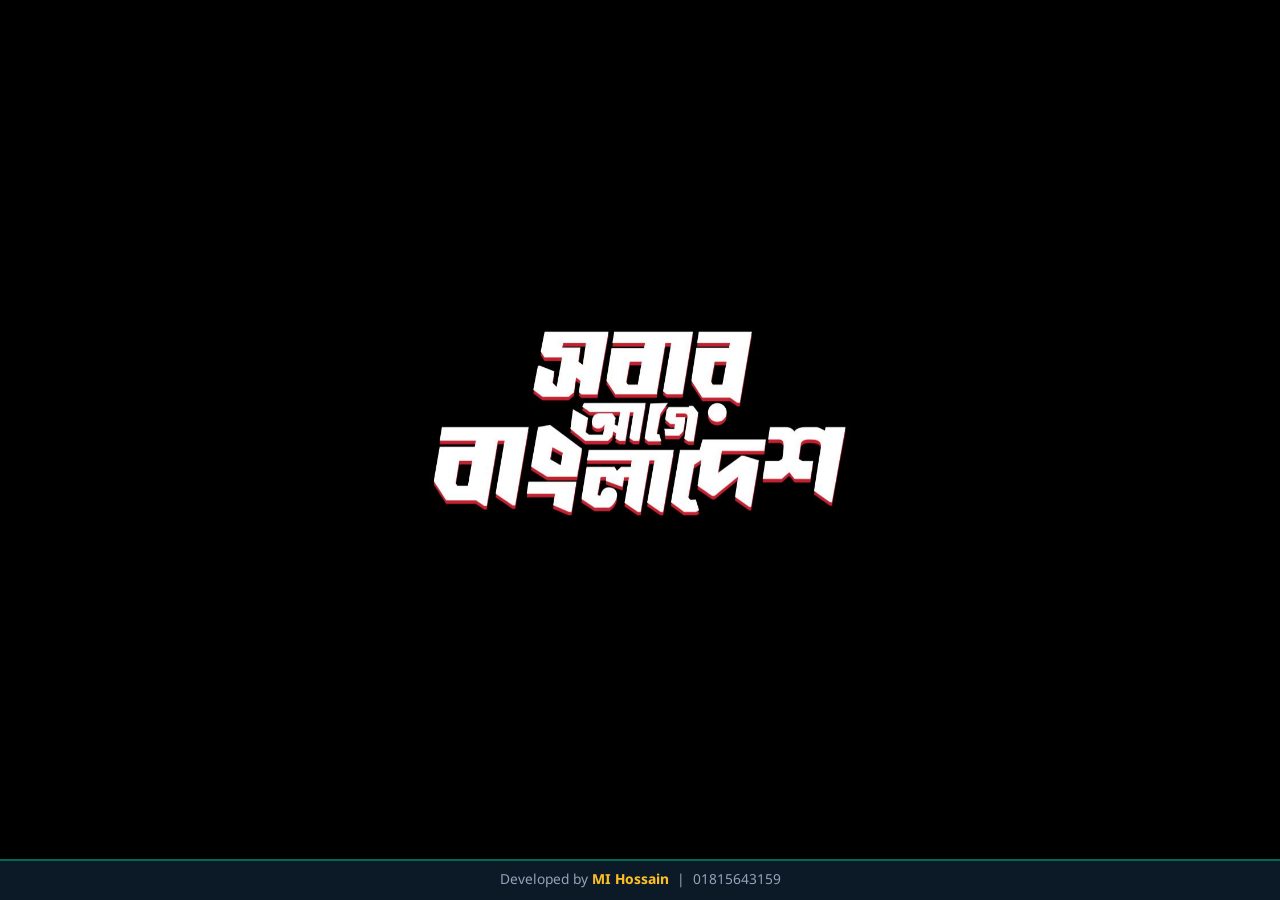
<file: 9thpayscale.html>
<!DOCTYPE html>
<html lang="bn">
<head>
<!-- Google tag (gtag.js) -->
<script async src="https://www.googletagmanager.com/gtag/js?id=G-7TNS7PLKEM"></script>
<script>
  window.dataLayer = window.dataLayer || [];
  function gtag(){dataLayer.push(arguments);}
  gtag('js', new Date());
  gtag('config', 'G-7TNS7PLKEM');
</script>
<script>try{if(sessionStorage.getItem('splashSeen')==='1')document.documentElement.className='skip'}catch(e){}</script>

<meta charset="UTF-8">
<meta name="viewport" content="width=device-width, initial-scale=1.0, maximum-scale=1.0, user-scalable=no">
<title>নবম পে-স্কেল ২০২৬ ক্যালকুলেটর – চ.বি.</title>
<style>
  @import url('https://fonts.googleapis.com/css2?family=Noto+Sans+Bengali:wght@400;500;600;700&display=swap');
  :root {
    --bnp-red: #c8102e;
    --bnp-green: #006a4e;
    --bnp-dark: #0d1b2a;
    --bnp-light: #f8fafc;
  }
  *{box-sizing:border-box;margin:0;padding:0}
  body{font-family:'Noto Sans Bengali',sans-serif;background:linear-gradient(180deg,#0d1b2a 0%,#1a2f1a 40%,#0d1b2a 100%);color:#e2e8f0;min-height:100vh;overflow-x:hidden;padding-bottom:54px}
  .dev-bar{position:fixed;bottom:0;left:0;right:0;background:rgba(13,27,42,.97);border-top:2px solid var(--bnp-green);padding:10px 12px;text-align:center;font-size:.86rem;color:#94a3b8;z-index:9999;backdrop-filter:blur(10px)}
  .dev-bar strong{color:#fbbf24}
  .splash{position:fixed;inset:0;display:flex;flex-direction:column;justify-content:center;align-items:center;text-align:center;padding:16px 14px 70px;z-index:1000;transition:opacity .55s ease,visibility .55s ease}
  .splash.hide{opacity:0;visibility:hidden;pointer-events:none}
  #splash1{background:#000}
  #splash1 img{max-width:92%;width:420px;height:auto;animation:fadeZoom 1.2s ease-out}
  @keyframes fadeZoom{0%{opacity:0;transform:scale(.75)}100%{opacity:1;transform:scale(1)}}
  #splash2{background:linear-gradient(165deg,#0d1b2a 0%,#1a3a2a 35%,#c8102e22 70%,#0d1b2a 100%);justify-content:flex-start;padding-top:14px}
  #splash2 .ad-box{background:rgba(13,27,42,.95);border:2px solid var(--bnp-green);border-radius:16px;padding:14px 12px 16px;max-width:380px;width:100%;box-shadow:0 12px 40px rgba(0,0,0,.55);display:flex;flex-direction:column;align-items:center}
  #splash2 .org-title{font-size:1.18rem;font-weight:700;color:#fde68a;line-height:1.35;margin-bottom:6px;text-shadow:0 1px 4px rgba(0,0,0,.5)}
  #splash2 .flag{width:100%;max-width:300px;height:auto;margin:2px 0 8px;border-radius:6px;display:block;border:1px solid #334155}
  #splash2 .photo{width:120px;height:140px;object-fit:cover;object-position:center 15%;border-radius:8px;border:3px solid var(--bnp-green);margin:6px 0 6px;display:block;background:#1e293b}
  #splash2 .name{font-size:1.12rem;font-weight:700;color:#f1f5f9}
  #splash2 .phone{font-size:1.1rem;font-weight:700;color:#4ade80;margin:3px 0}
  #splash2 .candidate{margin-top:8px;padding:8px 10px;background:linear-gradient(90deg,var(--bnp-green),#0d4a3a);border-radius:8px;border:1px solid #22c55e;font-size:.9rem;font-weight:600;color:#fef9c3;line-height:1.4;text-align:center}
  #splash2 p{font-size:.88rem;line-height:1.35;color:#cbd5e1}
  #splash2 .continue-btn{margin-top:12px;padding:12px 22px;background:linear-gradient(90deg,var(--bnp-red),#9f1239);border:none;border-radius:10px;color:#fff;font-size:1.02rem;font-weight:600;cursor:pointer;width:100%}
  #mainApp{display:none;max-width:920px;margin:0 auto;padding:12px}
  #mainApp.show{display:block}
  .container{background:#1e293b;border-radius:14px;box-shadow:0 16px 40px rgba(0,0,0,.45);overflow:hidden;border:1px solid #334155}
  .header{background:linear-gradient(90deg,var(--bnp-green),#0d4a3a 50%,var(--bnp-red));padding:14px 12px;text-align:center}
  .header h1{font-size:1.16rem;font-weight:700;line-height:1.35;color:#fff}
  .header p{opacity:.95;margin-top:3px;font-size:.8rem;color:#fef9c3}
  .content{padding:12px}
  .form-group{margin-bottom:10px}
  label{display:block;margin-bottom:3px;font-weight:600;color:#94a3b8;font-size:.84rem}
  select,input[type=number]{width:100%;padding:9px 10px;border:2px solid #334155;border-radius:8px;background:#0f172a;color:#f1f5f9;font-size:.94rem;font-family:inherit}
  select:focus,input:focus{outline:none;border-color:var(--bnp-green)}
  .row2{display:grid;grid-template-columns:1fr 1fr;gap:8px}
  .btn{width:100%;padding:12px;background:linear-gradient(90deg,var(--bnp-green),#15803d);border:none;border-radius:10px;color:#fff;font-size:1.05rem;font-weight:700;cursor:pointer;margin-top:6px}
  .btn-print{background:linear-gradient(90deg,#475569,#334155);margin-top:8px}
  .result{margin-top:12px;display:none}
  .result.show{display:block}
  .card{background:#0f172a;border-radius:10px;padding:11px;margin-bottom:9px;border-left:4px solid var(--bnp-green)}
  .card.red{border-left-color:var(--bnp-red)}
  .card h3{color:#4ade80;margin-bottom:6px;font-size:.92rem}
  .card.red h3{color:#f87171}
  .row{display:flex;justify-content:space-between;padding:4px 0;border-bottom:1px solid #1e293b;font-size:.86rem}
  .row:last-child{border-bottom:none}
  .amount{font-weight:700;color:#4ade80}
  .amount.red{color:#f87171}
  .note{background:#1e3a5f;padding:9px;border-radius:8px;font-size:.78rem;line-height:1.45;margin-top:8px}
  .highlight{color:#fbbf24;font-weight:600}
  table{width:100%;border-collapse:collapse;margin-top:3px;font-size:.8rem}
  th,td{padding:5px 3px;text-align:left;border-bottom:1px solid #334155}
  th{color:#94a3b8}
  .small{font-size:.72rem;color:#94a3b8;margin-top:2px;display:block}
  .opt{background:#0f172a;border:1px dashed #475569;border-radius:10px;padding:10px;margin:8px 0}
  .opt h4{color:#94a3b8;font-size:.84rem;margin-bottom:6px}
  .chk{display:flex;align-items:center;gap:6px;margin:5px 0;font-size:.86rem;flex-wrap:wrap}
  .chk input[type=checkbox]{width:16px;height:16px;accent-color:var(--bnp-green)}
  .chk input[type=number],.chk select{width:70px;padding:3px 5px;font-size:.84rem}
  @media print {
    body{background:#fff;color:#000;padding:0}
    .dev-bar,.splash,#mainApp .header,.btn,.btn-print,.opt,select,input,.form-group label{display:none!important}
    #mainApp{display:block!important;padding:0}
    .container{box-shadow:none;border:none}
    .card{border:1px solid #ccc;page-break-inside:avoid}
    .amount{color:#006a4e!important}
    .result{display:block!important}
  }

  .warn{background:#3b2a12;border:1px solid #b45309;color:#fde68a;padding:8px 10px;border-radius:8px;font-size:.78rem;line-height:1.45;margin:6px 0}
  .info{background:#12324a;border:1px solid #1d4f7a;color:#bfdbfe;padding:8px 10px;border-radius:8px;font-size:.78rem;line-height:1.45;margin:6px 0}
  .opt h5{color:#4ade80;font-size:.82rem;margin:8px 0 4px}
  .chk select{width:auto;min-width:70px}
  .chk .lbl{flex:1 1 180px}
  .est{color:#fbbf24;font-size:.72rem}
  .skip .splash{display:none!important}
  .skip #mainApp{display:block!important}
  .ver{text-align:center;color:#94a3b8;font-size:.72rem;line-height:1.6;margin:14px 0 4px}
</style>
</head>
<body>
<div class="dev-bar">Developed by <strong>MI Hossain</strong> &nbsp;|&nbsp; 01815643159</div>

<div class="splash" id="splash1">
  <img src="[data-uri]" alt="সবার আগে বাংলাদেশ">
</div>

<div class="splash hide" id="splash2">
  <div class="ad-box">
    <div class="org-title">শহীদ জিয়া স্মৃতি সংসদ, চ.বি.</div>
    <img src="[data-uri]" alt="BNP" class="flag">
    <img src="[data-uri]" alt="MI Hossain" class="photo">
    <div class="name">MI Hossain</div>
    <p>নবম পে-স্কেল ২০২৬ ক্যালকুলেটর</p>
    <p class="phone">যোগাযোগ: 01815643159</p>
    <div class="candidate">প্রচার সম্পাদক পদপ্রার্থী<br>৪র্থ শ্রেণী কর্মচারী ইউনিয়ন<br>চট্টগ্রাম বিশ্ববিদ্যালয়</div>
    <button class="continue-btn" onclick="goToApp()">মূল অ্যাপে যান →</button>
  </div>
</div>

<div id="mainApp">
  <div class="container">
    <div class="header">
      <h1>নবম জাতীয় পে-স্কেল ২০২৬<br>ক্যালকুলেটর</h1>
      <p>চট্টগ্রাম বিশ্ববিদ্যালয় • চাকরি (বেতন ও ভাতাদি) আদেশ, ২০২৬ (এস.আর.ও. নং ৩৪৭-আইন/২০২৬)</p>
      <p style="opacity:.85;font-size:.75rem;margin-top:2px">সংস্করণ ১.১ • গেজেট: ১৭ সেপ্টেম্বর ২০২৬ • হালনাগাদ: ২১ সেপ্টেম্বর ২০২৬</p>
    </div>
    <div class="content">
      <div class="form-group">
        <label>আপনার গ্রেড</label>
        <select id="grade">
          <option value="1">১ম গ্রেড</option><option value="2">২য়</option><option value="3">৩য়</option>
          <option value="4">৪র্থ</option><option value="5">৫ম</option><option value="6">৬ষ্ঠ</option>
          <option value="7">৭ম</option><option value="8">৮ম</option><option value="9">৯ম</option>
          <option value="10">১০ম</option><option value="11">১১তম</option><option value="12">১২তম</option>
          <option value="13">১৩তম</option><option value="14">১৪তম</option><option value="15">১৫তম</option>
          <option value="16">১৬তম</option><option value="17">১৭তম</option><option value="18">১৮তম</option>
          <option value="19">১৯তম</option><option value="20" selected>২০তম গ্রেড</option>
        </select>
      </div>
      <div class="form-group">
        <label>কর্মস্থল / এলাকা (বাড়িভাড়া ভাতার জন্য)</label>
        <select id="area">
          <option value="dhaka">ঢাকা উত্তর/দক্ষিণ সিটি কর্পোরেশন এলাকা</option>
          <option value="ctg" selected>খুলনা, রাজশাহী, চট্টগ্রাম, সিলেট, বরিশাল, নারায়ণগঞ্জ, কুমিল্লা, রংপুর, গাজীপুর, ময়মনসিংহ, বগুড়া সিটি কর্পোরেশন এবং সাভার ও কক্সবাজার পৌর এলাকা</option>
          <option value="other">অন্যান্য স্থান</option>
        </select>
        <span class="small">চবি ক্যাম্পাস কোন গ্রুপে পড়বে তা গেজেটে স্পষ্ট নেই (অনুচ্ছেদ ১৫(৬)); হিসাব শাখা থেকে নিশ্চিত হয়ে নিন।</span>
      </div>

      <div class="form-group">
        <label>৩০ জুন ২০২৬ তারিখের বর্তমান ধাপ (২০১৫ স্কেল)</label>
        <select id="currentStep"></select>
      </div>
      <div class="form-group">
        <label>বর্তমান মূল বেতন (৩০ জুন ২০২৬) – টাকা</label>
        <input type="number" id="currentBasic" value="8250" min="0">
        <span class="small">পে-স্লিপের অঙ্ক। নতুন বেতন গেজেটের অনুচ্ছেদ ৫ ও ৯ অনুযায়ী স্বয়ংক্রিয়ভাবে নির্ধারিত হবে।</span>
      </div>
      <div class="chk" style="margin-top:0">
        <input type="checkbox" id="chkInc" checked>
        <span class="lbl">১ জুলাই ২০২৬-এর বার্ষিক ইনক্রিমেন্ট প্রযোজ্য (অনুচ্ছেদ ৯(২); নতুন যোগদানকারীর ক্ষেত্রে কোয়ালিফাইং চাকরি ন্যূনতম ৬ মাস হতে হবে)</span>
      </div>

      <div class="opt">
        <h4>আয়ের খাত</h4>
        <h5>ক) ৩০ জুন ২০২৬-এর ভাতা (৩১ ডিসেম্বর ২০২৭ পর্যন্ত এই অঙ্কেই থাকবে)</h5>
        <div class="form-group" style="margin:0 0 6px">
          <label>বাড়িভাড়া ভাতা (পে-স্লিপ থেকে)</label>
          <input type="number" id="hrOldInput" placeholder="ফাঁকা রাখলে ২০১৫ আদেশের হারে আনুমানিক হিসাব হবে" min="0">
        </div>
        <div class="chk"><span class="lbl">চিকিৎসা ভাতা (বর্তমান)</span> <input type="number" id="medOld" value="1500"></div>
        <div class="chk"><input type="checkbox" id="chkTiffin" checked><span class="lbl">টিফিন ভাতা (বর্তমান; ১১–২০ গ্রেড)</span> <input type="number" id="tiffinAmt" value="200"></div>
        <div class="chk"><input type="checkbox" id="chkTransport"><span class="lbl">যাতায়াত ভাতা (বর্তমান; ১১–২০ গ্রেড, কর্মস্থল সিটি কর্পোরেশন এলাকায় হলে)</span> <input type="number" id="transAmt" value="300"></div>
        <div class="chk"><input type="checkbox" id="chkWash" checked><span class="lbl">ধোলাই ভাতা (বর্তমান)</span> <input type="number" id="washAmt" value="100"></div>
        <div class="chk"><input type="checkbox" id="chkMobile"><span class="lbl">মোবাইল ভাতা (বর্তমান)</span> <input type="number" id="mobileAmt" value="0"></div>
        <h5>খ) সন্তান সংক্রান্ত ভাতা (অনুচ্ছেদ ১৮ ও ২৮)</h5>
        <div class="chk"><span class="lbl">শিক্ষা সহায়ক ভাতা – সন্তান সংখ্যা (৫০০ টাকা/সন্তান, সর্বোচ্চ ২)</span>
          <select id="eduKids"><option value="0">০</option><option value="1">১</option><option value="2">২</option></select></div>
        <div class="chk"><span class="lbl">বিশেষ চাহিদাসম্পন্ন (প্রতিবন্ধী) সন্তান (৩,০০০ টাকা/সন্তান, সর্বোচ্চ ২)</span>
          <select id="specialKids"><option value="0">০</option><option value="1">১</option><option value="2">২</option></select></div>
        <h5>গ) ১ জানুয়ারি ২০২৮ থেকে প্রযোজ্য ভাতা (গেজেটের হার স্বয়ংক্রিয়)</h5>
        <div class="chk"><span class="lbl">চিকিৎসা ভাতার বয়স (অনুচ্ছেদ ১৩)</span>
          <select id="ageBand"><option value="3000">৫০ বছর পর্যন্ত (৩,০০০)</option><option value="4000">৫০ বছরের বেশি, পিআরএল পর্যন্ত (৪,০০০)</option></select></div>
        <div class="chk"><input type="checkbox" id="chkGovQ"><span class="lbl">সরকারি/ভাড়াবিহীন বাসস্থানে থাকি (বাড়িভাড়া ভাতা নেই – অনুচ্ছেদ ১৫)</span></div>
        <span class="small">টিফিন ও যাতায়াত ভাতা শুধু ১১–২০ গ্রেডের জন্য; ঐ ভাতাগুলোর জন্য উপরের টিক চিহ্নই প্রযোজ্যতা ধরা হয়। মোবাইল ভাতা: ৫ম ও তদূর্ধ্ব ৫০০, ৬ষ্ঠ–২০তম ১৫০ টাকা।</span>
      </div>

      <div class="opt">
        <h4>ব্যয়ের খাত / কর্তন (প্রতিষ্ঠানভিত্তিক – গেজেটের বিষয় নয়)</h4>
        <div class="row2">
          <div class="form-group" style="margin:0"><label>১. ভবিষ্য তহবিল (বেসিকের %)</label><input type="number" id="pfPercent" value="10" min="0" step="0.5"></div>
          <div class="form-group" style="margin:0"><label>২. কল্যাণ তহবিল (বেসিকের %)</label><input type="number" id="welfarePct" value="1" min="0" step="0.1"></div>
        </div>
        <div class="row2" style="margin-top:6px">
          <div class="form-group" style="margin:0"><label>৩. কল্যাণ ট্রাস্ট (৪র্থ শ্রেণি)</label><input type="number" id="welfareTrust" value="22.77"></div>
          <div class="form-group" style="margin:0"><label>৪. চিকিৎসা তহবিল</label><input type="number" id="medFund" value="400"></div>
        </div>
        <div class="row2" style="margin-top:6px">
          <div class="form-group" style="margin:0"><label>৫. গোষ্ঠী বীমা প্রিমিয়াম</label><input type="number" id="groupIns" value="80"></div>
          <div class="form-group" style="margin:0"><label>৬. বিশেষ কর্তন</label><input type="number" id="specialDed" value="0"></div>
        </div>
        <div class="row2" style="margin-top:6px">
          <div class="form-group" style="margin:0"><label>৭. ইউনিয়ন/ক্লাব ফি</label><input type="number" id="unionFee" value="10"></div>
          <div class="form-group" style="margin:0"><label>৮. ঘরভাড়া কর্তন</label><input type="number" id="hrDeduct" value="0"></div>
        </div>
        <div class="row2" style="margin-top:6px">
          <div class="form-group" style="margin:0"><label>৯. গ্যাস বিল</label><input type="number" id="gasBill" value="0"></div>
          <div class="form-group" style="margin:0"><label>১০. বিদ্যুৎ বিল</label><input type="number" id="elecBill" value="0"></div>
        </div>
        <div class="row2" style="margin-top:6px">
          <div class="form-group" style="margin:0"><label>১১. মাসিক আয়কর কর্তন (থাকলে)</label><input type="number" id="incomeTax" value="0"></div>
          <div class="form-group" style="margin:0"><label>বকেয়ার মাস সংখ্যা (জুলাই ২০২৬ থেকে)</label><input type="number" id="arrearMonths" value="3" min="0" step="1"></div>
        </div>
      </div>

      <div class="warn"><strong>সতর্কতা:</strong> এটি আনুমানিক হিসাব, সরকারি বা প্রশাসনিক হিসাব নয়। প্রকৃত বেতন নির্ধারণ iBAS++ Pay Fixation বা হিসাব শাখা থেকে যাচাই করে নিন। পদোন্নতি, উচ্চতর গ্রেড ও প্রতিষ্ঠানের নিজস্ব সিদ্ধান্ত এখানে ধরা হয়নি।</div>
      <button class="btn" onclick="calculate();trackCalc()">হিসাব করুন</button>
      <button class="btn btn-print" onclick="printReport()">রিপোর্ট প্রিন্ট / পিডিএফ ডাউনলোড</button>
      <div class="result" id="result"></div>
      <div class="ver">সংস্করণ ১.১ • গেজেট এস.আর.ও. নং ৩৪৭-আইন/২০২৬<br>এই পেজে গুগল অ্যানালিটিক্স ব্যবহৃত হয় (শুধু পেজ ভিজিট গণনার জন্য)। আপনার দেওয়া বেতনের কোনো তথ্য কোথাও পাঠানো বা সংরক্ষণ করা হয় না।</div>
    </div>
  </div>
</div>

<script>
const OLD_SCALE = {"1":[78000],"2":[66000,68480,71050,73720,76490],"3":[56500,58760,61120,63570,66120,68770,71530,74400],"4":[50000,52000,54080,56250,58500,60840,63280,65820,68460,71200],"5":[43000,44940,46970,49090,51300,53610,56030,58560,61200,63960,66840,69850],"6":[35500,37280,39150,41110,43170,45330,47600,49980,52480,55110,57870,60770,63810,67010],"7":[29000,30450,31980,33580,35260,37030,38890,40840,42890,45040,47300,49670,52160,54770,57510,60390,63410],"8":[23000,24150,25360,26630,27970,29370,30840,32390,34010,35720,37510,39390,41360,43430,45610,47900,50300,52820,55470],"9":[22000,23010,24260,25480,26760,28100,29510,30990,32540,34170,35880,37680,39570,41550,43630,45820,48120,50530,53060],"10":[16000,16800,17640,18530,19460,20440,21470,22550,23680,24870,26120,27430,28810,30260,31780,33370,35040,36800,38640],"11":[12500,13130,13790,14480,15210,15980,16780,17620,18510,19440,20420,21450,22530,23660,24850,26100,27410,28790,30230],"12":[11300,11870,12470,13100,13760,14450,15180,15940,16740,17580,18460,19390,20360,21380,22450,23580,24760,26000,27300],"13":[11000,11550,12130,12740,13380,14050,14760,15500,16280,17100,17960,18860,19810,20810,21860,22960,24110,25320,26590],"14":[10200,10710,11250,11820,12420,13050,13710,14400,15120,15880,16680,17520,18400,19320,20290,21310,22380,23500,24680],"15":[9700,10190,10700,11240,11810,12410,13040,13700,14390,15110,15870,16670,17510,18390,19310,20280,21300,22370,23490],"16":[9300,9770,10260,10780,11320,11890,12490,13120,13780,14470,15200,15960,16760,17600,18480,19410,20390,21410,22490],"17":[9000,9450,9930,10430,10960,11510,12090,12700,13340,14010,14720,15460,16240,17060,17920,18820,19770,20760,21800],"18":[8800,9240,9710,10200,10710,11250,11820,12420,13050,13710,14400,15120,15880,16680,17520,18400,19320,20290,21310],"19":[8500,8930,9380,9850,10350,10870,11420,12000,12600,13230,13900,14600,15330,16100,16910,17760,18650,19590,20570],"20":[8250,8670,9110,9570,10050,10560,11090,11650,12240,12860,13510,14190,14900,15650,16440,17270,18140,19050,20010]};
const NEW_SCALE = {"1":[156000],"2":[132000,135700,139400,143200,147200,151200,153000],"3":[113000,117000,121100,125300,129700,134300,139000,143800,148800],"4":[100000,103500,107200,110900,114800,118800,123000,127300,131700,136300,142400],"5":[86000,89500,93100,96800,100700,104700,108900,113200,117700,122500,127400,132400,139700],"6":[71000,74600,78300,82200,86400,90700,95200,100000,104900,110200,115700,121500,127600,134000],"7":[58000,60900,64000,67200,70500,74100,77800,81700,85700,90000,94500,99200,104200,109400,114900,120600,126800],"8":[46000,48300,50800,53300,56000,58800,61700,64800,68000,71400,75000,78700,82700,86800,91100,95700,100500,105500,110800],"9":[44000,46200,48600,51000,53500,56200,59000,62000,65100,68300,71700,75300,79100,83000,87200,91500,96100,100900,105900],"10":[32000,33600,35300,37100,38900,40900,42900,45100,47300,49700,52200,54800,57500,60400,63400,66600,69900,73400,77300],"11":[25000,26300,27600,29000,30400,32000,33600,35200,37000,38800,40800,42800,44900,47200,49500,52000,54600,57300,60500],"12":[24300,25600,26800,28200,29600,31100,32600,34200,36000,37700,39600,41600,43700,45900,48200,50600,53100,55700,58700],"13":[24000,25200,26500,27800,29200,30700,32200,33800,35500,37300,39100,41100,43200,45300,47600,49900,52400,55100,58000],"14":[23500,24700,26000,27300,28600,30000,31500,33100,34800,36500,38300,40200,42300,44400,46600,48900,51300,53900,56800],"15":[22800,24000,25200,26400,27800,29100,30600,32100,33700,35400,37200,39000,41000,43000,45200,47400,49800,52300,55200],"16":[21900,23000,24200,25400,26700,28000,29400,30900,32400,34000,35700,37500,39400,41300,43400,45600,47900,50200,52900],"17":[21400,22500,23600,24800,26100,27400,28700,30200,31700,33200,34900,36700,38500,40400,42400,44500,46800,49100,51900],"18":[21000,22100,23200,24400,25600,26900,28200,29600,31100,32600,34300,36000,37800,39600,41600,43700,45900,48200,50900],"19":[20500,21600,22700,23800,25000,26200,27500,28900,30300,31900,33400,35100,36900,38700,40600,42700,44800,47000,49600],"20":[20000,21000,22100,23200,24400,25600,26900,28200,29600,31100,32600,34300,36000,37800,39600,41600,43700,45900,48400]};

const $ = id => document.getElementById(id);
const numFmt = new Intl.NumberFormat('bn-BD', {maximumFractionDigits: 2});
function fmtNum(n){return numFmt.format(Math.round(n*100)/100)}
function format(n){return fmtNum(n)+' টাকা'}
function val(id){return parseFloat($(id).value)||0}

let splashSeen=false; try{splashSeen=sessionStorage.getItem('splashSeen')==='1'}catch(e){}
if(splashSeen){ $('splash1').classList.add('hide'); $('splash2').classList.add('hide'); $('mainApp').classList.add('show'); }
else { setTimeout(function(){$('splash1').classList.add('hide');$('splash2').classList.remove('hide')},3200); }
function goToApp(){
  try{sessionStorage.setItem('splashSeen','1')}catch(e){}
  $('splash2').classList.add('hide'); $('mainApp').classList.add('show');
}
/* বেতনের কোনো মান পাঠানো হয় না – শুধু "হিসাব করা হয়েছে" ইভেন্ট */
function trackCalc(){ try{ if(typeof gtag==='function') gtag('event','calculate'); }catch(e){} }

/* ---------- ধাপ নির্বাচন ---------- */
function fillSteps(){
  const g = +$('grade').value;
  const steps = OLD_SCALE[g];
  $('currentStep').innerHTML = steps.map((v,i)=>'<option value="'+v+'">'+fmtNum(i+1)+' নং ধাপ – '+fmtNum(v)+' টাকা</option>').join('')
    + '<option value="">অন্য অঙ্ক (নিচের ঘরে লিখুন)</option>';
  $('currentBasic').value = steps[0];
  $('currentStep').value = String(steps[0]);
}
$('grade').addEventListener('change', fillSteps);
$('currentStep').addEventListener('change', function(){ if(this.value!=='') $('currentBasic').value=this.value; });
$('currentBasic').addEventListener('input', function(){
  const g=+$('grade').value, v=parseFloat(this.value);
  $('currentStep').value = OLD_SCALE[g].indexOf(v)>=0 ? String(v) : '';
});
fillSteps();

/* ---------- বেতন নির্ধারণ (অনুচ্ছেদ ৫) ---------- */
function fixIndex(grade, current){
  const ns = NEW_SCALE[grade];
  if(ns.length===1) return 0;                       // ১ম গ্রেড: নির্ধারিত বেতন
  const diff = current - OLD_SCALE[grade][0];       // অনুচ্ছেদ ৫(খ): প্রারম্ভিক ধাপের সঙ্গে পার্থক্য
  const target = ns[0] + diff;
  const idx = ns.findIndex(v => v >= target);       // সমান ধাপ, নইলে পরবর্তী উচ্চতর ধাপ
  return idx<0 ? ns.length-1 : idx;
}

/* ---------- ৩০ জুন ২০২৬-এর বাড়িভাড়া (আনুমানিক; ২০১৫ আদেশের হার – এই গেজেটে নেই) ---------- */
function oldHouseRentEstimate(basic,area){
  let rate=0,min=0;
  if(area==='dhaka'){if(basic<=9700){rate=.65;min=5600}else if(basic<=16000){rate=.6;min=6400}else if(basic<=35500){rate=.55;min=9600}else{rate=.5;min=19500}}
  else if(area==='ctg'){if(basic<=9700){rate=.55;min=5000}else if(basic<=16000){rate=.5;min=5400}else if(basic<=35500){rate=.45;min=8000}else{rate=.4;min=16000}}
  else{if(basic<=9700){rate=.5;min=4500}else if(basic<=16000){rate=.45;min=4800}else if(basic<=35500){rate=.4;min=7000}else{rate=.35;min=13800}}
  return Math.max(basic*rate,min);
}
/* ---------- ১ জানুয়ারি ২০২৮ থেকে বাড়িভাড়া (অনুচ্ছেদ ১৫(৬)) ---------- */
function newHouseRentRate(grade,area){
  const band = grade>=16 ? 0 : grade>=10 ? 1 : grade>=5 ? 2 : 3;   // গ্রেড ২০–১৬, ১৫–১০, ৯–৫, ৪–১
  const t = {dhaka:[.60,.50,.45,.40], ctg:[.50,.40,.35,.30], other:[.45,.35,.30,.25]};
  return t[area][band];
}

/* ---------- ভাতা ---------- */
function oldAllowances(grade,area,current){
  const items=[]; let est=false;
  let hr = 0;
  if(!$('chkGovQ').checked){
    const inp = $('hrOldInput').value;
    if(inp!=='' ){ hr = parseFloat(inp)||0 } else { hr = oldHouseRentEstimate(current,area); est=true }
  }
  items.push(['ঘরভাড়া ভাতা'+(est?' (আনুমানিক)':''), hr]);
  items.push(['চিকিৎসা ভাতা', val('medOld')]);
  if($('chkTiffin').checked) items.push(['টিফিন ভাতা', val('tiffinAmt')]);
  if($('chkTransport').checked) items.push(['যাতায়াত ভাতা', val('transAmt')]);
  if($('chkWash').checked) items.push(['ধোলাই ভাতা', val('washAmt')]);
  if($('chkMobile').checked) items.push(['মোবাইল ভাতা', val('mobileAmt')]);
  const edu = (parseInt($('eduKids').value)||0)*500; if(edu) items.push(['শিক্ষা সহায়ক ভাতা', edu]);
  const sp = (parseInt($('specialKids').value)||0)*3000; if(sp) items.push(['বিশেষ চাহিদাসম্পন্ন সন্তান ভাতা', sp]);
  return {items, total: items.reduce((s,x)=>s+x[1],0), est};
}
function newAllowances(grade,area,basic){
  const items=[]; const rate=newHouseRentRate(grade,area);
  items.push(['ঘরভাড়া ভাতা ('+fmtNum(rate*100)+'%)', $('chkGovQ').checked ? 0 : basic*rate]);
  items.push(['চিকিৎসা ভাতা', parseFloat($('ageBand').value)]);
  if($('chkTiffin').checked && grade>=11) items.push(['টিফিন ভাতা', 500]);
  if($('chkTransport').checked && grade>=11) items.push(['যাতায়াত ভাতা', 600]);
  if($('chkWash').checked) items.push(['ধোলাই ভাতা', 300]);
  if($('chkMobile').checked) items.push(['মোবাইল ভাতা', grade<=5 ? 500 : 150]);
  const edu = (parseInt($('eduKids').value)||0)*500; if(edu) items.push(['শিক্ষা সহায়ক ভাতা', edu]);
  const sp = (parseInt($('specialKids').value)||0)*3000; if(sp) items.push(['বিশেষ চাহিদাসম্পন্ন সন্তান ভাতা', sp]);
  return {items, total: items.reduce((s,x)=>s+x[1],0), rate};
}
function getDeductions(basic){
  const pf = basic*(val('pfPercent')/100), welfare = basic*(val('welfarePct')/100);
  const d = {pf, welfare, trust:val('welfareTrust'), med:val('medFund'), ins:val('groupIns'), special:val('specialDed'),
    union:val('unionFee'), hr:val('hrDeduct'), gas:val('gasBill'), elec:val('elecBill'), tax:val('incomeTax')};
  d.total = Object.keys(d).reduce((s,k)=>s+d[k],0);
  return d;
}

function rows(items,cls){return items.map(x=>'<div class="row"><span>'+x[0]+'</span><span class="amount'+(cls||'')+'">'+format(x[1])+'</span></div>').join('')}

function calculate(){
  const grade=parseInt($('grade').value), area=$('area').value;
  const current=val('currentBasic');
  const ns=NEW_SCALE[grade], oldStart=OLD_SCALE[grade][0];
  if(current<=0){alert('বর্তমান মূল বেতন দিন');return}
  if(current<oldStart){alert('বর্তমান মূল বেতন '+fmtNum(oldStart)+' টাকার কম হতে পারে না (এই গ্রেডের ২০১৫ স্কেলের প্রারম্ভিক ধাপ)');return}

  /* অনুচ্ছেদ ৫ ও ৯: বেতন নির্ধারণ + ১ জুলাই ২০২৬-এর ইনক্রিমেন্ট */
  const fixed = ns.length===1;
  const idx = fixIndex(grade,current);
  const target = ns[0] + (current-oldStart);
  const fixedPay = ns[idx];
  const incOn = $('chkInc').checked;
  const i26 = Math.min(idx + (incOn?1:0), ns.length-1);
  const i27 = Math.min(idx + (incOn?1:0) + 1, ns.length-1);
  const pay26 = ns[i26];       // ১ জুলাই ২০২৬ তারিখে নির্ধারিত (ইনক্রিমেন্টসহ) বেতন
  const pay27 = ns[i27];       // ১ জুলাই ২০২৭ থেকে শতভাগ (ইনক্রিমেন্টসহ)
  const diff = pay26 - current;

  const p1 = grade<=9 ? 0.4 : 0.5, p2 = grade<=9 ? 0.7 : 0.75;   // অনুচ্ছেদ ৩(৩)(ক),(খ)
  const b1 = current + diff*p1, b2 = current + diff*p2, b3 = pay27;

  const oldA = oldAllowances(grade,area,current);
  const newA = newAllowances(grade,area,b3);

  function net(basic,allow){const d=getDeductions(basic);return {gross:basic+allow,ded:d.total,net:basic+allow-d.total,d}}
  const cur=net(current,oldA.total), n1=net(b1,oldA.total), n2=net(b2,oldA.total), n3=net(b3,oldA.total), n4=net(b3,newA.total);

  const arrMonths = val('arrearMonths');
  const arrears = arrMonths>0 ? (b1-current)*arrMonths : 0;

  let fixHtml = fixed
    ? '<div class="row"><span>১ম গ্রেড (নির্ধারিত বেতন)</span><span class="amount">'+format(ns[0])+'</span></div><div class="row"><span>মোট বৃদ্ধি</span><span class="amount">'+format(ns[0]-current)+'</span></div>'
    : '<div class="row"><span>৩০ জুন ২০২৬-এর মূল বেতন</span><span class="amount">'+format(current)+'</span></div>'
    + '<div class="row"><span>২০১৫ স্কেলের প্রারম্ভিক ধাপ ('+fmtNum(oldStart)+') থেকে পার্থক্য</span><span class="amount">'+format(current-oldStart)+'</span></div>'
    + '<div class="row"><span>নতুন স্কেলের প্রারম্ভিক ধাপ ('+fmtNum(ns[0])+') + পার্থক্য</span><span class="amount">'+format(target)+'</span></div>'
    + '<div class="row"><span>নির্ধারিত ধাপ ('+(target===fixedPay?'সমান ধাপ':'পরবর্তী উচ্চতর ধাপ')+')</span><span class="amount">'+format(fixedPay)+'</span></div>'
    + '<div class="row"><span>'+(incOn?'১ জুলাই ২০২৬-এর ইনক্রিমেন্টসহ বেতন':'ইনক্রিমেন্ট ছাড়া বেতন')+'</span><span class="amount">'+format(pay26)+'</span></div>'
    + '<div class="row"><span>মোট বৃদ্ধি (বেতনবৃদ্ধি বাবদ মোট অঙ্ক)</span><span class="amount">'+format(diff)+'</span></div>';

  const dRows = d => [['১. ভবিষ্য তহবিল চাঁদা',d.pf],['২. কল্যাণ তহবিল চাঁদা',d.welfare],['৩. কল্যাণ ট্রাস্ট',d.trust],['৪. চিকিৎসা তহবিল',d.med],
    ['৫. গোষ্ঠী বীমা প্রিমিয়াম',d.ins],['৬. বিশেষ কর্তন',d.special],['৭. ইউনিয়ন/ক্লাব ফি',d.union],['৮. ঘরভাড়া কর্তন',d.hr],
    ['৯. গ্যাস বিল',d.gas],['১০. বিদ্যুৎ বিল',d.elec],['১১. আয়কর',d.tax]];

  const html = `
  <div class="card">
    <h3>১. বেতন নির্ধারণ (অনুচ্ছেদ ৫ ও ৯)</h3>
    ${fixHtml}
  </div>
  <div class="card">
    <h3>২. ধাপে ধাপে মূল বেতন (অনুচ্ছেদ ৩(৩))</h3>
    <table><thead><tr><th>সময়কাল</th><th>বৃদ্ধির হার</th><th>মূল বেতন</th></tr></thead><tbody>
      <tr><td>জুলাই–ডিসেম্বর ২০২৬</td><td>${fmtNum(p1*100)}%</td><td class="amount">${format(b1)}</td></tr>
      <tr><td>জানুয়ারি–জুন ২০২৭</td><td>${fmtNum(p2*100)}%</td><td class="amount">${format(b2)}</td></tr>
      <tr><td>জুলাই ২০২৭ থেকে (ইনক্রিমেন্টসহ)</td><td>১০০%</td><td class="amount">${format(b3)}</td></tr>
    </tbody></table>
    <span class="small">বার্ষিক ইনক্রিমেন্টের তারিখ প্রতি অর্থবছরের ১ জুলাই (অনুচ্ছেদ ৯(১)); ১ জুলাই ২০২৮-এ পরবর্তী ইনক্রিমেন্ট যুক্ত হবে।</span>
  </div>
  <div class="card">
    <h3>৩. আয়ের খাত (৩০ জুন ২০২৬-এর ভাতাদি – ৩১ ডিসেম্বর ২০২৭ পর্যন্ত)</h3>
    <div class="row"><span>মূল বেতন (বর্তমান)</span><span class="amount">${format(current)}</span></div>
    ${rows(oldA.items)}
    <div class="row"><span><strong>মোট আয়</strong></span><span class="amount">${format(cur.gross)}</span></div>
    ${oldA.est?'<span class="est">বাড়িভাড়া আনুমানিক (২০১৫ আদেশের হার, যা এই গেজেটে নেই)। সঠিক অঙ্কের জন্য পে-স্লিপের বাড়িভাড়া বসান।</span>':''}
  </div>
  <div class="card red">
    <h3>৪. ব্যয়ের খাত / কর্তন (বর্তমান মূল বেতনে)</h3>
    ${rows(dRows(cur.d),' red')}
    <div class="row"><span><strong>মোট কর্তন</strong></span><span class="amount red">${format(cur.ded)}</span></div>
  </div>
  <div class="card">
    <h3>৫. ১ জানুয়ারি ২০২৮ থেকে নতুন ভাতাদি (অনুচ্ছেদ ১২–২৮)</h3>
    ${rows(newA.items)}
    <div class="row"><span><strong>মোট নতুন ভাতা</strong></span><span class="amount">${format(newA.total)}</span></div>
  </div>
  <div class="card">
    <h3>৬. মোট আয় ও নীট সারাংশ</h3>
    <table><thead><tr><th>সময়কাল</th><th>মোট আয়</th><th>কর্তন</th><th>নীট</th></tr></thead><tbody>
      <tr><td>বর্তমান (জুন ২০২৬)</td><td>${format(cur.gross)}</td><td>${format(cur.ded)}</td><td class="amount">${format(cur.net)}</td></tr>
      <tr><td>জুলাই–ডিসেম্বর ২০২৬</td><td>${format(n1.gross)}</td><td>${format(n1.ded)}</td><td class="amount">${format(n1.net)}</td></tr>
      <tr><td>জানুয়ারি–জুন ২০২৭</td><td>${format(n2.gross)}</td><td>${format(n2.ded)}</td><td class="amount">${format(n2.net)}</td></tr>
      <tr><td>জুলাই–ডিসেম্বর ২০২৭</td><td>${format(n3.gross)}</td><td>${format(n3.ded)}</td><td class="amount">${format(n3.net)}</td></tr>
      <tr><td><strong>জানুয়ারি ২০২৮ থেকে</strong></td><td>${format(n4.gross)}</td><td>${format(n4.ded)}</td><td class="amount">${format(n4.net)}</td></tr>
    </tbody></table>
  </div>
  ${arrMonths>0?`<div class="card">
    <h3>৭. বকেয়া মূল বেতন (আনুমানিক – অনুচ্ছেদ ৩(৩)(ঘ))</h3>
    <div class="row"><span>মাসিক বৃদ্ধি (জুলাই–ডিসেম্বর ২০২৬ হারে)</span><span class="amount">${format(b1-current)}</span></div>
    <div class="row"><span>${fmtNum(arrMonths)} মাসের বকেয়া</span><span class="amount">${format(arrears)}</span></div>
    <span class="small">শুধু মূল বেতনের পার্থক্য; কর্তন ও অন্যান্য সমন্বয় বাদে। ভাতা ২০২৮ পর্যন্ত অপরিবর্তিত।</span>
  </div>`:''}
  <div class="note">
    <strong>গেজেটের ভিত্তি ও সীমাবদ্ধতা:</strong><br>
    • ১ম–৯ম গ্রেড: ৪০% → ৭০% → ১০০% &nbsp;|&nbsp; ১০ম–২০তম: ৫০% → ৭৫% → ১০০% (অনুচ্ছেদ ৩(৩))<br>
    • নতুন বেতন = অনুচ্ছেদ ৫ অনুযায়ী নির্ধারিত ধাপ + ১ জুলাই ২০২৬-এর একটি ইনক্রিমেন্ট; ১ জুলাই ২০২৭ থেকে আরেকটি ইনক্রিমেন্টসহ শতভাগ<br>
    • ভাতাদি ৩০ জুন ২০২৬-এর অঙ্কে ৩১ ডিসেম্বর ২০২৭ পর্যন্ত; ১ জানুয়ারি ২০২৮ থেকে গেজেটের হারে<br>
    • কর্তনের হার প্রতিষ্ঠানভিত্তিক, গেজেটের বিষয় নয়; নীট বেতনে আয়কর কেবল আপনার দেওয়া অঙ্কে ধরা হয়েছে<br>
    • এটি আনুমানিক হিসাব। সরকারি হিসাবের জন্য iBAS++-এর Pay Fixation (অনুচ্ছেদ ৩২) দেখুন।
  </div>`;
  $('result').innerHTML = html;
  $('result').classList.add('show');
}
function printReport(){
  if(!$('result').classList.contains('show')){alert('আগে হিসাব করুন');return}
  window.print();
}
</script>
</body>
</html>
</file>
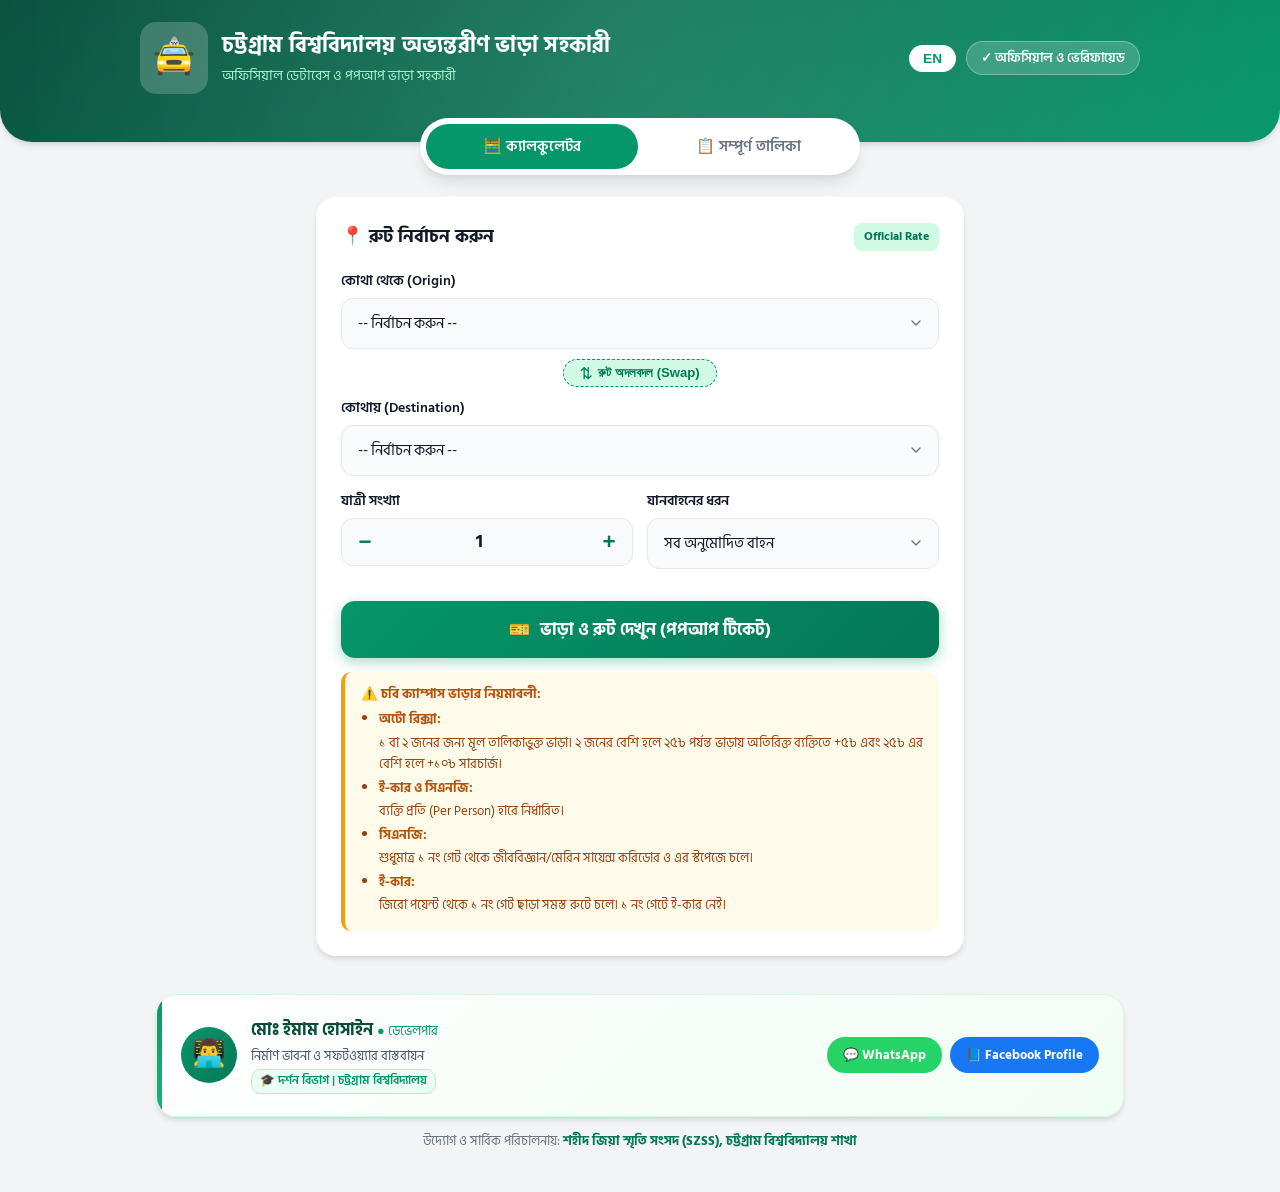
<file: cucampusfare.html>
<!DOCTYPE html>
<html lang="bn">
<head>
<meta charset="UTF-8">
<meta name="viewport" content="width=device-width, initial-scale=1.0">
<meta name="theme-color" content="#059669">
<title>CU Transport Fare Assistant — চট্টগ্রাম বিশ্ববিদ্যালয়</title>

<!-- Google Fonts -->
<link rel="preconnect" href="https://fonts.googleapis.com">
<link rel="preconnect" href="https://fonts.gstatic.com" crossorigin>
<link href="https://fonts.googleapis.com/css2?family=Hind+Siliguri:wght@300;400;500;600;700&display=swap" rel="stylesheet">

<style>
:root {
  --primary: #059669;
  --primary-hover: #047857;
  --primary-light: #d1fae5;
  --primary-dark: #064e3b;
  --bg-body: #f3f4f6;
  --surface: #ffffff;
  --text-main: #111827;
  --text-muted: #6b7280;
  --border: #e5e7eb;
  --accent: #f59e0b;
  --radius-card: 20px;
  --radius-input: 12px;
  --shadow-sm: 0 1px 3px rgba(0,0,0,0.05);
  --shadow-md: 0 4px 6px -1px rgba(0,0,0,0.1), 0 2px 4px -1px rgba(0,0,0,0.06);
  --shadow-lg: 0 10px 15px -3px rgba(0,0,0,0.1), 0 4px 6px -2px rgba(0,0,0,0.05);
  --shadow-glow: 0 0 25px rgba(5, 150, 105, 0.35);
}

* { box-sizing: border-box; margin: 0; padding: 0; }
body { font-family: 'Hind Siliguri', sans-serif; background-color: var(--bg-body); color: var(--text-main); line-height: 1.6; padding-bottom: 40px; }

/* Header */
.cu-header { background: linear-gradient(135deg, var(--primary-dark) 0%, var(--primary) 100%); color: white; padding: 22px 16px 48px; border-radius: 0 0 32px 32px; box-shadow: var(--shadow-md); position: relative; overflow: hidden; }
.cu-header::after { content: ''; position: absolute; top: -50%; left: -50%; width: 200%; height: 200%; background: radial-gradient(circle, rgba(255,255,255,0.12) 0%, transparent 60%); pointer-events: none; }
.cu-header-content { max-width: 1000px; margin: 0 auto; display: flex; justify-content: space-between; align-items: center; position: relative; z-index: 2; }
.cu-brand { display: flex; align-items: center; gap: 14px; }
.cu-brand-icon { font-size: 2.2rem; background: rgba(255,255,255,0.2); backdrop-filter: blur(8px); border-radius: 16px; padding: 8px 12px; display: flex; align-items: center; justify-content: center; }
.cu-brand-text h1 { font-size: 1.35rem; font-weight: 700; letter-spacing: 0.3px; margin-bottom: 2px; }
.cu-brand-text p { font-size: 0.88rem; color: #a7f3d0; }
.cu-header-actions { display: flex; gap: 10px; align-items: center; }
.cu-badge { background: rgba(255,255,255,0.18); backdrop-filter: blur(10px); padding: 6px 14px; border-radius: 20px; font-size: 0.8rem; font-weight: 600; border: 1px solid rgba(255,255,255,0.3); }
.lang-toggle { background: #fff; color: var(--primary); border: none; padding: 6px 14px; border-radius: 20px; font-weight: 700; cursor: pointer; font-size: 0.85rem; transition: transform 0.2s; }
.lang-toggle:hover { transform: scale(1.05); }

@media (max-width: 680px) {
  .cu-header-content { flex-direction: column; text-align: center; gap: 14px; }
  .cu-badge { display: none; }
  .cu-header { padding-bottom: 38px; }
}

/* Tabs */
.cu-tabs-wrapper { max-width: 1000px; margin: -24px auto 22px; padding: 0 16px; position: relative; z-index: 10; display: flex; justify-content: center; }
.cu-tabs { background: var(--surface); padding: 6px; border-radius: 30px; display: flex; gap: 4px; box-shadow: var(--shadow-lg); width: 100%; max-width: 440px; }
.cu-tab { flex: 1; padding: 10px 16px; border: none; background: transparent; border-radius: 24px; font-family: inherit; font-weight: 600; font-size: 0.95rem; color: var(--text-muted); cursor: pointer; transition: all 0.25s ease; display: flex; align-items: center; justify-content: center; gap: 6px; }
.cu-tab.active { background: var(--primary); color: white; box-shadow: var(--shadow-sm); }

/* Containers */
.cu-container { max-width: 680px; margin: 0 auto; padding: 0 16px; display: none; }
.cu-container.wide { max-width: 1000px; }
.cu-container.active { display: block; animation: slideUp 0.3s ease; }
@keyframes slideUp { from { opacity: 0; transform: translateY(14px); } to { opacity: 1; transform: translateY(0); } }

/* Cards & Forms */
.cu-card { background: var(--surface); border-radius: var(--radius-card); padding: 24px; box-shadow: var(--shadow-md); border: 1px solid rgba(255,255,255,0.6); }
.cu-card-header { display: flex; justify-content: space-between; align-items: center; margin-bottom: 18px; }
.cu-card-title { font-size: 1.15rem; font-weight: 700; color: var(--text-main); display: flex; align-items: center; gap: 8px; }
.cu-tag { background: var(--primary-light); color: var(--primary-hover); font-size: 0.75rem; padding: 4px 10px; border-radius: 8px; font-weight: 700; }

.cu-field { margin-bottom: 14px; }
.cu-field label { display: block; font-weight: 600; color: var(--text-main); margin-bottom: 6px; font-size: 0.86rem; }
.cu-field select, .cu-field input { width: 100%; padding: 12px 16px; border: 1.5px solid var(--border); border-radius: var(--radius-input); font-size: 0.95rem; font-family: inherit; background: #f9fafb; color: var(--text-main); transition: all 0.2s; appearance: none; }
.cu-field select { background-image: url("data:image/svg+xml;charset=UTF-8,%3csvg xmlns='http://www.w3.org/2000/svg' viewBox='0 0 24 24' fill='none' stroke='%236b7280' stroke-width='2' stroke-linecap='round' stroke-linejoin='round'%3e%3cpolyline points='6 9 12 15 18 9'%3e%3c/polyline%3e%3c/svg%3e"); background-repeat: no-repeat; background-position: right 14px center; background-size: 16px; }
.cu-field select:focus, .cu-field input:focus { outline: none; border-color: var(--primary); background-color: #fff; box-shadow: 0 0 0 3px var(--primary-light); }
.cu-row { display: grid; grid-template-columns: 1fr 1fr; gap: 14px; }
@media (max-width: 480px) { .cu-row { grid-template-columns: 1fr; } }

.cu-swap-wrap { display: flex; justify-content: center; margin: -4px 0 10px; }
.cu-btn-swap { background: var(--primary-light); color: var(--primary-hover); border: 1.5px dashed var(--primary); padding: 5px 16px; border-radius: 20px; font-size: 0.82rem; font-weight: 700; cursor: pointer; transition: all 0.2s; display: inline-flex; align-items: center; gap: 6px; }
.cu-btn-swap:hover { background: var(--primary); color: #fff; border-style: solid; }

.cu-counter { display: flex; align-items: center; border: 1.5px solid var(--border); border-radius: var(--radius-input); overflow: hidden; background: #f9fafb; }
.cu-counter button { width: 46px; height: 46px; border: none; background: transparent; font-size: 1.4rem; color: var(--primary-hover); cursor: pointer; font-weight: 700; }
.cu-counter button:hover { background: #e5e7eb; }
.cu-counter input { flex: 1; text-align: center; border: none; background: transparent; font-size: 1.1rem; font-weight: 700; padding: 0; color: var(--text-main); }

/* View Fare Action Button */
.cu-btn-view-fare { width: 100%; margin-top: 18px; padding: 15px; border: none; border-radius: 14px; background: linear-gradient(135deg, var(--primary), var(--primary-hover)); color: white; font-weight: 700; font-size: 1.05rem; font-family: inherit; cursor: pointer; display: flex; align-items: center; justify-content: center; gap: 10px; box-shadow: 0 4px 14px rgba(5, 150, 105, 0.35); transition: all 0.2s; }
.cu-btn-view-fare:hover { transform: translateY(-2px); box-shadow: 0 6px 18px rgba(5, 150, 105, 0.45); }

/* Notice Card */
.cu-notice { background: #fffbeb; border-left: 4px solid var(--accent); padding: 12px 16px; border-radius: 10px; font-size: 0.84rem; color: #92400e; margin-top: 14px; }
.cu-notice strong { display: block; margin-bottom: 2px; color: #b45309; }
.cu-notice ul { padding-left: 18px; margin-top: 4px; }
.cu-notice li { margin-bottom: 2px; }

/* ═══ 🎫 POPUP MODAL TICKET (ভাড়া ও ডিভেলপার ক্রেডিট) ═══ */
.cu-ticket-modal { display: none; position: fixed; inset: 0; background: rgba(17, 24, 39, 0.78); backdrop-filter: blur(6px); z-index: 99999; padding: 16px; overflow-y: auto; align-items: center; justify-content: center; }
.cu-ticket-modal.active { display: flex; animation: fadeIn 0.2s ease; }
@keyframes fadeIn { from { opacity: 0; } to { opacity: 1; } }

.cu-ticket-box { background: linear-gradient(135deg, var(--primary-dark) 0%, var(--primary) 100%); color: white; border-radius: 24px; max-width: 480px; width: 100%; margin: auto; padding: 26px 22px 20px; box-shadow: var(--shadow-glow); position: relative; overflow: hidden; border: 1.5px solid rgba(255,255,255,0.2); animation: zoomIn 0.25s cubic-bezier(0.16, 1, 0.3, 1); }
@keyframes zoomIn { from { opacity: 0; transform: scale(0.92); } to { opacity: 1; transform: scale(1); } }

.cu-modal-close-ticket { position: absolute; right: 16px; top: 16px; background: rgba(255,255,255,0.2); border: none; color: white; width: 34px; height: 34px; border-radius: 50%; font-size: 1.1rem; cursor: pointer; display: flex; align-items: center; justify-content: center; transition: background 0.2s; }
.cu-modal-close-ticket:hover { background: rgba(255,255,255,0.35); }

.cu-ticket-header { text-align: center; border-bottom: 2px dashed rgba(255,255,255,0.25); padding-bottom: 14px; margin-bottom: 16px; padding-right: 28px; }
.cu-ticket-header h3 { font-size: 1.15rem; font-weight: 700; color: #a7f3d0; margin-bottom: 2px; }
.cu-ticket-header p { font-size: 1.05rem; font-weight: 700; color: #ffffff; }

.cu-res-item { background: rgba(255,255,255,0.14); backdrop-filter: blur(8px); border-radius: 14px; padding: 14px 16px; margin-bottom: 12px; border: 1px solid rgba(255,255,255,0.16); }
.cu-res-top { display: flex; justify-content: space-between; align-items: center; }
.cu-res-vehicle { font-weight: 700; font-size: 1rem; display: flex; align-items: center; gap: 8px; }
.cu-res-price { font-size: 1.85rem; font-weight: 800; color: #fde047; line-height: 1; display: flex; align-items: baseline; gap: 2px; }
.cu-res-price small { font-size: 0.9rem; font-weight: 600; color: white; }

.cu-transit-path { margin-top: 8px; padding-top: 8px; border-top: 1px dashed rgba(255,255,255,0.2); font-size: 0.78rem; display: flex; align-items: center; flex-wrap: wrap; gap: 6px; }
.cu-step-node { background: rgba(0,0,0,0.28); padding: 2px 8px; border-radius: 6px; font-weight: 600; color: #fff; }
.cu-step-arrow { color: #fde047; font-weight: bold; }
.cu-res-details { font-size: 0.76rem; color: #a7f3d0; margin-top: 6px; display: flex; flex-direction: column; gap: 2px; }
.cu-res-details span { display: flex; justify-content: space-between; }

/* ═══ ডেভেলপার ও তত্ত্বাবধায়ক ক্রেডিট (পপআপ টিকেটের নিচে) ═══ */
.cu-ticket-dev-credit { margin-top: 18px; padding-top: 14px; border-top: 2px dashed rgba(255,255,255,0.25); text-align: center; font-size: 0.82rem; color: #e2e8f0; }
.cu-ticket-dev-credit strong { color: #ffffff; font-weight: 700; }
.cu-ticket-dev-credit p { margin: 2px 0; }
.cu-ticket-dev-credit .cu-tdc-dept { font-size: 0.78rem; color: #a7f3d0; }
.cu-ticket-dev-credit .cu-tdc-org { font-size: 0.78rem; color: #fef08a; margin-top: 5px; }

/* Table View */
.cu-search-wrap { position: relative; margin-bottom: 16px; }
.cu-search-wrap input { padding-left: 42px; border-radius: 28px; }
.cu-search-icon { position: absolute; left: 16px; top: 50%; transform: translateY(-50%); font-size: 1.1rem; color: var(--text-muted); }
.cu-table-wrap { overflow: auto; border-radius: var(--radius-input); border: 1px solid var(--border); max-height: 580px; }
.cu-table { width: 100%; border-collapse: collapse; font-size: 0.88rem; }
.cu-table thead { position: sticky; top: 0; background: #f9fafb; z-index: 10; box-shadow: 0 1px 2px rgba(0,0,0,0.05); }
.cu-table th { padding: 12px 14px; text-align: left; font-weight: 700; color: var(--text-muted); font-size: 0.75rem; text-transform: uppercase; }
.cu-table td { padding: 12px 14px; border-bottom: 1px solid var(--border); }
.cu-table tr:hover td { background: var(--primary-light); }
.cu-fare-cell { font-weight: 800; color: var(--primary-hover); text-align: right; font-size: 1rem; }
.cu-veh-badge { display: inline-flex; align-items: center; gap: 4px; padding: 3px 8px; border-radius: 6px; font-weight: 600; font-size: 0.78rem; }
.cu-veh-rickshaw { background: #ede9fe; color: #6d28d9; }
.cu-veh-ecar { background: #cffafe; color: #0891b2; }
.cu-veh-cng { background: #d1fae5; color: #047857; }

/* Page Footer Profile Card */
.cu-footer-wrap { max-width: 1000px; margin: 38px auto 0; padding: 0 16px; }
.cu-dev-card { background: linear-gradient(135deg, #ffffff 0%, #f0fdf4 100%); border-radius: 20px; padding: 22px 24px; box-shadow: var(--shadow-md); border: 1.5px solid #d1fae5; display: flex; align-items: center; justify-content: space-between; flex-wrap: wrap; gap: 16px; position: relative; overflow: hidden; }
.cu-dev-card::before { content: ''; position: absolute; left: 0; top: 0; width: 5px; height: 100%; background: linear-gradient(180deg, var(--primary), #10b981); }
.cu-dev-info { display: flex; align-items: center; gap: 14px; }
.cu-dev-avatar { width: 56px; height: 56px; border-radius: 50%; background: linear-gradient(135deg, var(--primary), var(--primary-hover)); color: white; display: flex; align-items: center; justify-content: center; font-size: 1.7rem; flex-shrink: 0; }
.cu-dev-meta h3 { font-size: 1.05rem; font-weight: 700; color: var(--primary-dark); margin-bottom: 2px; }
.cu-dev-meta p { font-size: 0.82rem; color: #475569; }
.cu-dev-dept { font-size: 0.74rem; font-weight: 600; color: var(--primary); background: #ecfdf5; padding: 2px 8px; border-radius: 10px; display: inline-block; border: 1px solid #a7f3d0; }
.cu-dev-actions { display: flex; gap: 8px; }
.cu-btn-connect { display: inline-flex; align-items: center; gap: 6px; padding: 8px 16px; border-radius: 20px; font-size: 0.8rem; font-weight: 700; text-decoration: none; }
.cu-btn-wa { background: #25d366; color: white; }
.cu-btn-fb { background: #1877f2; color: white; }
.cu-org-tag { text-align: center; font-size: 0.84rem; color: var(--text-muted); margin-top: 14px; }
.cu-org-tag strong { color: var(--primary-hover); }

body.modal-open { overflow: hidden; }
</style>
</head>
<body>

<!-- Header -->
<header class="cu-header">
  <div class="cu-header-content">
    <div class="cu-brand">
      <div class="cu-brand-icon">🚖</div>
      <div class="cu-brand-text">
        <h1 data-i18n="title">চট্টগ্রাম বিশ্ববিদ্যালয় অভ্যন্তরীণ ভাড়া সহকারী</h1>
        <p data-i18n="subtitle">অফিসিয়াল ডেটাবেস ও পপআপ ভাড়া সহকারী</p>
      </div>
    </div>
    <div class="cu-header-actions">
      <button class="lang-toggle" id="langBtn" onclick="toggleLang()">EN</button>
      <div class="cu-badge">✓ <span data-i18n="badge">অফিসিয়াল ও ভেরিফায়েড</span></div>
    </div>
  </div>
</header>

<!-- Navigation Tabs -->
<div class="cu-tabs-wrapper">
  <nav class="cu-tabs">
    <button class="cu-tab active" onclick="switchTab('calc')" id="tab-calc"><span data-i18n="tabCalc">🧮 ক্যালকুলেটর</span></button>
    <button class="cu-tab" onclick="switchTab('search')" id="tab-search"><span data-i18n="tabSearch">📋 সম্পূর্ণ তালিকা</span></button>
  </nav>
</div>

<!-- ================= Tab 1: Calculator ================= -->
<main class="cu-container active" id="content-calc">
  <div class="cu-card">
    <div class="cu-card-header">
      <h2 class="cu-card-title" data-i18n="routeSelect">📍 রুট নির্বাচন করুন</h2>
      <span class="cu-tag">Official Rate</span>
    </div>
    
    <div class="cu-field">
      <label data-i18n="origin">কোথা থেকে (Origin)</label>
      <select id="cuOrigin"><option value="" data-i18n="selectOpt">-- নির্বাচন করুন --</option></select>
    </div>

    <div class="cu-swap-wrap">
      <button type="button" class="cu-btn-swap" onclick="swapLocations()">
        <span>⇅</span> <span data-i18n="swapBtn">রুট অদলবদল (Swap)</span>
      </button>
    </div>
    
    <div class="cu-field">
      <label data-i18n="dest">কোথায় (Destination)</label>
      <select id="cuDest"><option value="" data-i18n="selectOpt">-- নির্বাচন করুন --</option></select>
    </div>

    <div class="cu-row">
      <div class="cu-field">
        <label data-i18n="pax">যাত্রী সংখ্যা</label>
        <div class="cu-counter">
          <button type="button" onclick="updatePax(-1)">−</button>
          <input type="number" id="cuPax" value="1" min="1" max="6" readonly>
          <button type="button" onclick="updatePax(1)">+</button>
        </div>
      </div>
      <div class="cu-field">
        <label data-i18n="vehicle">যানবাহনের ধরন</label>
        <select id="cuVehicleFilter">
          <option value="all" data-i18n="allVeh">সব অনুমোদিত বাহন</option>
          <option value="Rickshaw" data-i18n="rickshaw">🛺 অটো রিক্সা</option>
          <option value="E-Car" data-i18n="ecar">🚗 ই-কার</option>
          <option value="CNG" data-i18n="cng">🛵 সিএনজি</option>
        </select>
      </div>
    </div>

    <!-- Direct Popup Button -->
    <button type="button" class="cu-btn-view-fare" onclick="showFarePopup()">
      <span>🎫</span> <span data-i18n="btnViewFare">ভাড়া ও রুট দেখুন (পপআপ টিকেট)</span>
    </button>

    <div class="cu-notice">
      <strong data-i18n="noticeTitle">⚠️ চবি ক্যাম্পাস ভাড়ার নিয়মাবলী:</strong>
      <ul>
        <li><strong>অটো রিক্সা:</strong> ১ বা ২ জনের জন্য মূল তালিকাভুক্ত ভাড়া। ২ জনের বেশি হলে ২৫৳ পর্যন্ত ভাড়ায় অতিরিক্ত ব্যক্তিতে +৫৳ এবং ২৫৳ এর বেশি হলে +১০৳ সারচার্জ।</li>
        <li><strong>ই-কার ও সিএনজি:</strong> ব্যক্তি প্রতি (Per Person) হারে নির্ধারিত।</li>
        <li><strong>সিএনজি:</strong> শুধুমাত্র ১ নং গেট থেকে জীববিজ্ঞান/মেরিন সায়েন্স করিডোর ও এর স্টপেজে চলে।</li>
        <li><strong>ই-কার:</strong> জিরো পয়েন্ট থেকে ১ নং গেট ছাড়া সমস্ত রুটে চলে। ১ নং গেটে ই-কার নেই।</li>
      </ul>
    </div>
  </div>
</main>

<!-- ================= 🎫 POPUP TICKET (শুধুমাত্র ভাড়া ও ডিভেলপার ক্রেডিট) ================= -->
<div class="cu-ticket-modal" id="cuTicketModal">
  <div class="cu-ticket-box">
    <button class="cu-modal-close-ticket" onclick="closeFarePopup()" title="বন্ধ করুন">✕</button>
    
    <div class="cu-ticket-header">
      <h3 data-i18n="fareDetails">ভাড়ার বিবরণ ও অনুমোদিত টিকেট</h3>
      <p id="cuPopRoute">রুট</p>
    </div>
    
    <!-- Dynamic Vehicle Fare List -->
    <div id="cuPopContent"></div>

    <!-- Dedicated Developer Credit inside the Ticket -->
    <div class="cu-ticket-dev-credit">
      <p>👨‍💻 নির্মাণ ভাবনা ও সফটওয়্যার বাস্তবায়ন: <strong>মোঃ ইমাম হোসাইন</strong></p>
      <p class="cu-tdc-dept">🎓 দর্শন বিভাগ | চট্টগ্রাম বিশ্ববিদ্যালয়</p>
      <p class="cu-tdc-org">উদ্যোগ ও সার্বিক পরিচালনায়: <strong>শহীদ জিয়া স্মৃতি সংসদ (SZSS)</strong>, চবি শাখা</p>
    </div>
  </div>
</div>

<!-- ================= Tab 2: Full Directory Search ================= -->
<main class="cu-container wide" id="content-search">
  <div class="cu-card">
    <div class="cu-card-header">
      <h2 class="cu-card-title" data-i18n="fullList">📋 সম্পূর্ণ অফিসিয়াল ভাড়ার তালিকা</h2>
      <span class="cu-tag" id="cuCount">০টি রুট</span>
    </div>
    <div class="cu-search-wrap">
      <span class="cu-search-icon">🔍</span>
      <input type="text" id="cuSearch" class="cu-field" style="margin:0" placeholder="স্থান বা যানবাহন খুঁজুন..." data-i18n="searchPlaceholder">
    </div>
    <div class="cu-table-wrap">
      <table class="cu-table">
        <thead>
          <tr>
            <th data-i18n="thRoute">রুট (কোথা থেকে ➔ কোথায়)</th>
            <th data-i18n="thVehicle">যানবাহন</th>
            <th style="text-align:right" data-i18n="thFare">ভাড়া</th>
          </tr>
        </thead>
        <tbody id="cuTableBody"></tbody>
      </table>
    </div>
  </div>
</main>

<!-- Page Footer Profile Card -->
<div class="cu-footer-wrap">
  <div class="cu-dev-card">
    <div class="cu-dev-info">
      <div class="cu-dev-avatar">👨‍💻</div>
      <div class="cu-dev-meta">
        <h3>মোঃ ইমাম হোসাইন <span style="font-size: 0.8rem; font-weight: normal; color: var(--primary);">● ডেভেলপার</span></h3>
        <p>নির্মাণ ভাবনা ও সফটওয়্যার বাস্তবায়ন</p>
        <span class="cu-dev-dept">🎓 দর্শন বিভাগ | চট্টগ্রাম বিশ্ববিদ্যালয়</span>
      </div>
    </div>
    <div class="cu-dev-actions">
      <a href="https://wa.me/8801817457813" target="_blank" class="cu-btn-connect cu-btn-wa">💬 WhatsApp</a>
      <a href="https://www.facebook.com/imamcu1" target="_blank" class="cu-btn-connect cu-btn-fb">📘 Facebook Profile</a>
    </div>
  </div>
  <p class="cu-org-tag">
    উদ্যোগ ও সার্বিক পরিচালনায়: <strong>শহীদ জিয়া স্মৃতি সংসদ (SZSS), চট্টগ্রাম বিশ্ববিদ্যালয় শাখা</strong>
  </p>
</div>

<script>
/* ═══ i18n Translations ═══ */
const i18n = {
  bn: {
    title: "চট্টগ্রাম বিশ্ববিদ্যালয় অভ্যন্তরীণ ভাড়া সহকারী", subtitle: "অফিসিয়াল ডেটাবেস ও পপআপ ভাড়া সহকারী", badge: "অফিসিয়াল ও ভেরিফায়েড",
    tabCalc: "🧮 ক্যালকুলেটর", tabSearch: "📋 সম্পূর্ণ তালিকা",
    routeSelect: "📍 রুট নির্বাচন করুন", swapBtn: "রুট অদলবদল (Swap)",
    origin: "কোথা থেকে (Origin)", dest: "কোথায় (Destination)", selectOpt: "-- নির্বাচন করুন --",
    pax: "যাত্রী সংখ্যা", vehicle: "যানবাহনের ধরন", allVeh: "সব অনুমোদিত বাহন", rickshaw: "🛺 অটো রিক্সা", ecar: "🚗 ই-কার", cng: "🛵 সিএনজি",
    noticeTitle: "⚠️ চবি ক্যাম্পাস ভাড়ার নিয়মাবলী:",
    btnViewFare: "ভাড়া ও রুট দেখুন (পপআপ টিকেট)", fareDetails: "ভাড়ার বিবরণ ও অনুমোদিত টিকেট",
    sameRoute: "⚠️ যাত্রা ও গন্তব্য একই স্থান হতে পারে না!", selectPrompt: "অনুগ্রহ করে যাত্রার স্থান ও গন্তব্য নির্বাচন করুন",
    fullList: "📋 সম্পূর্ণ অফিসিয়াল ভাড়ার তালিকা", searchPlaceholder: "স্থান বা যানবাহন খুঁজুন...",
    thRoute: "রুট (কোথা থেকে ➔ কোথায়)", thVehicle: "যানবাহন", thFare: "ভাড়া",
    baseFare: "বেস ভাড়া", surcharge: "অতিরিক্ত যাত্রী সারচার্জ", perPerson: "জনপ্রতি",
    via: "ভায়া", notFound: "❌ এই রুটে সরাসরি বা হাবভিত্তিক সংযোগ তালিকাভুক্ত নেই অথবা নির্বাচিত যানবাহন এই রুটে চলে না।"
  },
  en: {
    title: "CU Transport Fare Assistant", subtitle: "Official Database & Instant Popup Ticket", badge: "Official & Verified",
    tabCalc: "🧮 Calculator", tabSearch: "📋 Fare Directory",
    routeSelect: "📍 Select Route", swapBtn: "Swap Route",
    origin: "From (Origin)", dest: "To (Destination)", selectOpt: "-- Select Location --",
    pax: "Passengers", vehicle: "Vehicle Type", allVeh: "All Allowed Vehicles", rickshaw: "🛺 Auto Rickshaw", ecar: "🚗 E-Car", cng: "🛵 CNG",
    noticeTitle: "⚠️ CU Campus Transit Rules:",
    btnViewFare: "View Fare & Route (Popup Ticket)", fareDetails: "Fare Details & Approved Ticket",
    sameRoute: "⚠️ Origin and Destination cannot be the same!", selectPrompt: "Please select origin and destination first",
    fullList: "📋 Complete Official Fare Directory", searchPlaceholder: "Search location or vehicle...",
    thRoute: "Route (Origin ➔ Destination)", thVehicle: "Vehicle", thFare: "Fare",
    baseFare: "Base Fare", surcharge: "Extra Pax Surcharge", perPerson: "per person",
    via: "via", notFound: "❌ No registered route found or selected vehicle is not permitted for this path."
  }
};

let currentLang = 'bn';
let paxCount = 1;

/* ═══ সিএনজি করিডোর (১ নং গেট থেকে জীববিজ্ঞান/মেরিন সায়েন্স করিডোর) ═══ */
const CNG_CORRIDOR = new Set([
  '১ নং গেট', 'রেলগেট', 'জিরো পয়েন্ট', 'চাকসু চত্বর', 'বিজ্ঞান অনুষদ', 'মেরিন সায়েন্স অনুষদ', 'জীববিজ্ঞান অনুষদ'
]);

/* ═══ ট্রানজিট হাবসমূহ (১ম ফাইলের তালিকা অনুযায়ী) ═══ */
const HUBS = ['জিরো পয়েন্ট', 'চাকসু চত্বর', '২ নং গেট', '১ নং গেট', 'শহীদ মিনার'];

/* ═══ ১ম ফাইলের হুবহু অপরিবর্তিত অফিশিয়াল ভাড়ার তালিকা ═══ */
const CU_FARES = [
  /* ১ নং গেট ও রেলওয়ে সংযোগ (ই-কার নেই) */
  {"o":"১ নং গেট","d":["জিরো পয়েন্ট"],"v":"CNG","f":7},
  {"o":"১ নং গেট","d":["জিরো পয়েন্ট"],"v":"Rickshaw","f":30},
  {"o":"১ নং গেট","d":["রেলগেট"],"v":"Rickshaw","f":15},
  {"o":"১ নং গেট","d":["রেলগেট"],"v":"CNG","f":5},
  {"o":"১ নং গেট","d":["বিজ্ঞান অনুষদ"],"v":"Rickshaw","f":45},
  {"o":"১ নং গেট","d":["বিজ্ঞান অনুষদ"],"v":"CNG","f":14},
  {"o":"১ নং গেট","d":["চাকসু চত্বর"],"v":"Rickshaw","f":45},
  {"o":"১ নং গেট","d":["চাকসু চত্বর"],"v":"CNG","f":14},
  {"o":"১ নং গেট","d":["মেরিন সায়েন্স অনুষদ","জীববিজ্ঞান অনুষদ"],"v":"CNG","f":15},

  /* ২ নং গেট সংযোগ */
  {"o":"২ নং গেট","d":["জিরো পয়েন্ট"],"v":"Rickshaw","f":15},
  {"o":"২ নং গেট","d":["জিরো পয়েন্ট"],"v":"E-Car","f":7},
  {"o":"২ নং গেট","d":["সোহরাওয়ার্দী হল"],"v":"E-Car","f":5},
  {"o":"২ নং গেট","d":["আলাওল হল"],"v":"Rickshaw","f":10},
  {"o":"২ নং গেট","d":["এ এফ রহমান হল"],"v":"Rickshaw","f":15},
  {"o":"২ নং গেট","d":["সমাজবিজ্ঞান অনুষদ","শহীদ মিনার"],"v":"Rickshaw","f":20},
  {"o":"২ নং গেট","d":["শহীদ মিনার"],"v":"E-Car","f":10},
  {"o":"২ নং গেট","d":["পুরাতন কলা","প্রশাসনিক ভবন","কেন্দ্রীয় লাইব্রেরি","চাকসু চত্বর","শহীদ আবদুর রব হল"],"v":"Rickshaw","f":25},
  {"o":"২ নং গেট","d":["প্রীতিলতা হল","শামসুন নাহার হল","বিজয় ২৪ হল"],"v":"Rickshaw","f":25},
  {"o":"২ নং গেট","d":["শহীদ ফরহাদ হোসেন হল","অতীশ দীপংকর হল"],"v":"Rickshaw","f":30},
  {"o":"২ নং গেট","d":["মেরিন সায়েন্স অনুষদ","বিজ্ঞান অনুষদ","জীববিজ্ঞান অনুষদ"],"v":"Rickshaw","f":30},
  {"o":"২ নং গেট","d":["নবাব ফয়জুন্নেসা হল","বেগম খালেদা জিয়া হল (পাহাড়ের চূড়া)"],"v":"Rickshaw","f":30},
  {"o":"২ নং গেট","d":["দক্ষিণ ক্যাম্পাস মসজিদ","নীপবন স্কুল","চবি ল্যাবরেটরি স্কুল"],"v":"Rickshaw","f":20},
  {"o":"২ নং গেট","d":["কেন্দ্রীয় খেলার মাঠ ও জিমনেসিয়াম"],"v":"Rickshaw","f":20},
  {"o":"২ নং গেট","d":["বোটানিক্যাল গার্ডেন"],"v":"Rickshaw","f":40},

  /* জিরো পয়েন্ট (সেন্ট্রাল হাব) সংযোগ */
  {"o":"জিরো পয়েন্ট","d":["শহীদ মিনার"],"v":"Rickshaw","f":10},
  {"o":"জিরো পয়েন্ট","d":["শহীদ মিনার"],"v":"E-Car","f":5},
  {"o":"জিরো পয়েন্ট","d":["রেলগেট"],"v":"Rickshaw","f":20},
  {"o":"জিরো পয়েন্ট","d":["চাকসু চত্বর","বিজ্ঞান অনুষদ"],"v":"Rickshaw","f":15},
  {"o":"জিরো পয়েন্ট","d":["চাকসু চত্বর","বিজ্ঞান অনুষদ"],"v":"E-Car","f":7},
  {"o":"জিরো পয়েন্ট","d":["বিজ্ঞান অনুষদ"],"v":"CNG","f":7},
  {"o":"জিরো পয়েন্ট","d":["জীববিজ্ঞান অনুষদ"],"v":"Rickshaw","f":25},
  {"o":"জিরো পয়েন্ট","d":["জীববিজ্ঞান অনুষদ"],"v":"E-Car","f":8},
  {"o":"জিরো পয়েন্ট","d":["জীববিজ্ঞান অনুষদ"],"v":"CNG","f":8},
  {"o":"জিরো পয়েন্ট","d":["মেরিন সায়েন্স অনুষদ"],"v":"Rickshaw","f":20},
  {"o":"জিরো পয়েন্ট","d":["মেরিন সায়েন্স অনুষদ"],"v":"E-Car","f":8},
  {"o":"জিরো পয়েন্ট","d":["মেরিন সায়েন্স অনুষদ"],"v":"CNG","f":8},
  {"o":"জিরো পয়েন্ট","d":["সমাজবিজ্ঞান অনুষদ","এ এফ রহমান হল","আলাওল হল"],"v":"Rickshaw","f":15},
  {"o":"জিরো পয়েন্ট","d":["সমাজবিজ্ঞান অনুষদ","এ এফ রহমান হল","আলাওল হল"],"v":"E-Car","f":5},
  {"o":"জিরো পয়েন্ট","d":["সোহরাওয়ার্দী হল"],"v":"Rickshaw","f":10},
  {"o":"জিরো পয়েন্ট","d":["সোহরাওয়ার্দী হল"],"v":"E-Car","f":5},
  {"o":"জিরো পয়েন্ট","d":["কেন্দ্রীয় মসজিদ"],"v":"Rickshaw","f":10},
  {"o":"জিরো পয়েন্ট","d":["কেন্দ্রীয় মসজিদ"],"v":"E-Car","f":5},
  {"o":"জিরো পয়েন্ট","d":["প্রশাসনিক ভবন"],"v":"Rickshaw","f":15},
  {"o":"জিরো পয়েন্ট","d":["কেন্দ্রীয় লাইব্রেরি"],"v":"E-Car","f":5},
  {"o":"জিরো পয়েন্ট","d":["শহীদ হৃদয় তরুয়া ভবন"],"v":"Rickshaw","f":15},
  {"o":"জিরো পয়েন্ট","d":["প্রীতিলতা হল"],"v":"E-Car","f":5},
  {"o":"জিরো পয়েন্ট","d":["বেগম খালেদা জিয়া হল (পাহাড়ের চূড়া)","নবাব ফয়জুন্নেসা হল"],"v":"Rickshaw","f":20},
  {"o":"জিরো পয়েন্ট","d":["বেগম খালেদা জিয়া হল (পাহাড়ের চূড়া)","নবাব ফয়জুন্নেসা হল"],"v":"E-Car","f":5},
  {"o":"জিরো পয়েন্ট","d":["শহীদ ফরহাদ হোসেন হল","অতীশ দীপংকর হল"],"v":"Rickshaw","f":25},
  {"o":"জিরো পয়েন্ট","d":["শহীদ ফরহাদ হোসেন হল","অতীশ দীপংকর হল"],"v":"E-Car","f":8},
  {"o":"জিরো পয়েন্ট","d":["শহীদ আবদুর রব হল"],"v":"Rickshaw","f":15},
  {"o":"জিরো পয়েন্ট","d":["শহীদ আবদুর রব হল"],"v":"E-Car","f":5},
  {"o":"জিরো পয়েন্ট","d":["দক্ষিণ ক্যাম্পাস মসজিদ"],"v":"Rickshaw","f":10},
  {"o":"জিরো পয়েন্ট","d":["দক্ষিণ ক্যাম্পাস মসজিদ"],"v":"E-Car","f":5},
  {"o":"জিরো পয়েন্ট","d":["নীপবন স্কুল"],"v":"Rickshaw","f":15},
  {"o":"জিরো পয়েন্ট","d":["নীপবন স্কুল"],"v":"E-Car","f":7},
  {"o":"জিরো পয়েন্ট","d":["চবি ল্যাবরেটরি স্কুল"],"v":"Rickshaw","f":15},
  {"o":"জিরো পয়েন্ট","d":["চবি ল্যাবরেটরি স্কুল"],"v":"E-Car","f":7},
  {"o":"জিরো পয়েন্ট","d":["ফরেস্ট্রি (IFESU)"],"v":"Rickshaw","f":20},
  {"o":"জিরো পয়েন্ট","d":["ফরেস্ট্রি (IFESU)"],"v":"E-Car","f":8},
  {"o":"জিরো পয়েন্ট","d":["টিচার্স কোয়ার্টার (দক্ষিণ ক্যাম্পাস)"],"v":"Rickshaw","f":20},
  {"o":"জিরো পয়েন্ট","d":["কেন্দ্রীয় খেলার মাঠ ও জিমনেসিয়াম"],"v":"Rickshaw","f":20},
  {"o":"জিরো পয়েন্ট","d":["কেন্দ্রীয় খেলার মাঠ ও জিমনেসিয়াম"],"v":"E-Car","f":10},
  {"o":"জিরো পয়েন্ট","d":["আইন অনুষদ ও মেডিকেল সেন্টার"],"v":"Rickshaw","f":30},
  {"o":"জিরো পয়েন্ট","d":["উত্তর ক্যাম্পাস মসজিদ"],"v":"Rickshaw","f":30},
  {"o":"জিরো পয়েন্ট","d":["গ্রীন হাউজ"],"v":"Rickshaw","f":30},
  {"o":"জিরো পয়েন্ট","d":["গ্রীন হাউজ"],"v":"E-Car","f":7},
  {"o":"জিরো পয়েন্ট","d":["বোটানিক্যাল গার্ডেন"],"v":"Rickshaw","f":30},

  /* কলা অনুষদ ও শহীদ হৃদয় তরুয়া ভবন */
  {"o":"শহীদ হৃদয় তরুয়া ভবন","d":["চাকসু চত্বর"],"v":"Rickshaw","f":10},
  {"o":"শহীদ হৃদয় তরুয়া ভবন","d":["শহীদ ফরহাদ হোসেন হল","অতীশ দীপংকর হল"],"v":"Rickshaw","f":10},
  {"o":"শহীদ হৃদয় তরুয়া ভবন","d":["শহীদ মিনার"],"v":"Rickshaw","f":10},
  {"o":"শহীদ হৃদয় তরুয়া ভবন","d":["বিজয় ২৪ হল","শামসুন নাহার হল","প্রীতিলতা হল"],"v":"Rickshaw","f":10},
  {"o":"শহীদ হৃদয় তরুয়া ভবন","d":["নবাব ফয়জুন্নেসা হল","বেগম খালেদা জিয়া হল (পাহাড়ের চূড়া)"],"v":"Rickshaw","f":15},
  {"o":"শহীদ হৃদয় তরুয়া ভবন","d":["সোহরাওয়ার্দী হল"],"v":"Rickshaw","f":15},
  {"o":"শহীদ হৃদয় তরুয়া ভবন","d":["২ নং গেট"],"v":"Rickshaw","f":25},
  {"o":"শহীদ হৃদয় তরুয়া ভবন","d":["দক্ষিণ ক্যাম্পাস মসজিদ","নীপবন স্কুল","চবি ল্যাবরেটরি স্কুল"],"v":"Rickshaw","f":25},
  {"o":"শহীদ হৃদয় তরুয়া ভবন","d":["ফরেস্ট্রি (IFESU)","টিচার্স কোয়ার্টার (দক্ষিণ ক্যাম্পাস)"],"v":"Rickshaw","f":35},

  /* ছাত্রী হল এলাকা */
  {"o":"প্রীতিলতা হল","d":["চাকসু চত্বর","বিজ্ঞান অনুষদ"],"v":"Rickshaw","f":15},
  {"o":"প্রীতিলতা হল","d":["চাকসু চত্বর","বিজ্ঞান অনুষদ"],"v":"E-Car","f":5},
  {"o":"প্রীতিলতা হল","d":["পুরাতন কলা","সমাজবিজ্ঞান অনুষদ"],"v":"Rickshaw","f":10},
  {"o":"প্রীতিলতা হল","d":["মেরিন সায়েন্স অনুষদ","জীববিজ্ঞান অনুষদ"],"v":"Rickshaw","f":20},
  {"o":"প্রীতিলতা হল","d":["মেরিন সায়েন্স অনুষদ","জীববিজ্ঞান অনুষদ"],"v":"E-Car","f":7},
  {"o":"প্রীতিলতা হল","d":["দক্ষিণ ক্যাম্পাস মসজিদ","নীপবন স্কুল","চবি ল্যাবরেটরি স্কুল"],"v":"Rickshaw","f":20},
  {"o":"প্রীতিলতা হল","d":["ফরেস্ট্রি (IFESU)"],"v":"Rickshaw","f":30},
  {"o":"প্রীতিলতা হল","d":["কেন্দ্রীয় খেলার মাঠ ও জিমনেসিয়াম","বোটানিক্যাল গার্ডেন"],"v":"Rickshaw","f":25},
  {"o":"প্রীতিলতা হল","d":["২ নং গেট"],"v":"Rickshaw","f":25},

  {"o":"বেগম খালেদা জিয়া হল (পাহাড়ের চূড়া)","d":["চাকসু চত্বর","বিজ্ঞান অনুষদ"],"v":"Rickshaw","f":20},
  {"o":"বেগম খালেদা জিয়া হল (পাহাড়ের চূড়া)","d":["চাকসু চত্বর","বিজ্ঞান অনুষদ"],"v":"E-Car","f":5},
  {"o":"বেগম খালেদা জিয়া হল (পাহাড়ের চূড়া)","d":["মেরিন সায়েন্স অনুষদ"],"v":"Rickshaw","f":25},
  {"o":"বেগম খালেদা জিয়া হল (পাহাড়ের চূড়া)","d":["জীববিজ্ঞান অনুষদ"],"v":"Rickshaw","f":30},
  {"o":"বেগম খালেদা জিয়া হল (পাহাড়ের চূড়া)","d":["জীববিজ্ঞান অনুষদ"],"v":"E-Car","f":7},
  {"o":"বেগম খালেদা জিয়া হল (পাহাড়ের চূড়া)","d":["পুরাতন কলা","সমাজবিজ্ঞান অনুষদ"],"v":"Rickshaw","f":15},
  {"o":"বেগম খালেদা জিয়া হল (পাহাড়ের চূড়া)","d":["দক্ষিণ ক্যাম্পাস মসজিদ","নীপবন স্কুল","চবি ল্যাবরেটরি স্কুল"],"v":"Rickshaw","f":20},
  {"o":"বেগম খালেদা জিয়া হল (পাহাড়ের চূড়া)","d":["ফরেস্ট্রি (IFESU)","কেন্দ্রীয় খেলার মাঠ ও জিমনেসিয়াম"],"v":"Rickshaw","f":30},

  /* বিজ্ঞান ও জীববিজ্ঞান অনুষদ বলয় */
  {"o":"বিজ্ঞান অনুষদ","d":["শহীদ মিনার"],"v":"Rickshaw","f":10},
  {"o":"বিজ্ঞান অনুষদ","d":["শহীদ মিনার"],"v":"E-Car","f":5},
  {"o":"বিজ্ঞান অনুষদ","d":["প্রীতিলতা হল","বিজয় ২৪ হল","শামসুন নাহার হল"],"v":"Rickshaw","f":15},
  {"o":"বিজ্ঞান অনুষদ","d":["প্রীতিলতা হল","বিজয় ২৪ হল","শামসুন নাহার হল"],"v":"E-Car","f":5},
  {"o":"বিজ্ঞান অনুষদ","d":["শাহ আমানত হল","সোহরাওয়ার্দী হল","নবাব ফয়জুন্নেসা হল","শহীদ ফরহাদ হোসেন হল","অতীশ দীপংকর হল"],"v":"Rickshaw","f":20},
  {"o":"বিজ্ঞান অনুষদ","d":["২ নং গেট"],"v":"Rickshaw","f":30},
  {"o":"বিজ্ঞান অনুষদ","d":["দক্ষিণ ক্যাম্পাস মসজিদ"],"v":"Rickshaw","f":25},
  {"o":"বিজ্ঞান অনুষদ","d":["কেন্দ্রীয় খেলার মাঠ ও জিমনেসিয়াম","নীপবন স্কুল","চবি ল্যাবরেটরি স্কুল"],"v":"Rickshaw","f":25},
  {"o":"বিজ্ঞান অনুষদ","d":["ফরেস্ট্রি (IFESU)"],"v":"Rickshaw","f":35},

  {"o":"জীববিজ্ঞান অনুষদ","d":["শহীদ মিনার"],"v":"E-Car","f":5},
  {"o":"জীববিজ্ঞান অনুষদ","d":["শামসুন নাহার হল","প্রীতিলতা হল"],"v":"Rickshaw","f":25},
  {"o":"জীববিজ্ঞান অনুষদ","d":["নবাব ফয়জুন্নেসা হল"],"v":"Rickshaw","f":30},
  {"o":"জীববিজ্ঞান অনুষদ","d":["নবাব ফয়জুন্নেসা হল"],"v":"E-Car","f":8},
  {"o":"জীববিজ্ঞান অনুষদ","d":["সোহরাওয়ার্দী হল"],"v":"Rickshaw","f":25},
  {"o":"জীববিজ্ঞান অনুষদ","d":["শহীদ ফরহাদ হোসেন হল","অতীশ দীপংকর হল"],"v":"Rickshaw","f":30},
  {"o":"জীববিজ্ঞান অনুষদ","d":["দক্ষিণ ক্যাম্পাস মসজিদ","নীপবন স্কুল","চবি ল্যাবরেটরি স্কুল"],"v":"Rickshaw","f":30},
  {"o":"জীববিজ্ঞান অনুষদ","d":["গ্রীন হাউজ"],"v":"Rickshaw","f":35},
  {"o":"জীববিজ্ঞান অনুষদ","d":["কেন্দ্রীয় খেলার মাঠ ও জিমনেসিয়াম"],"v":"Rickshaw","f":35},

  /* চাকসু চত্বর */
  {"o":"চাকসু চত্বর","d":["বেগম খালেদা জিয়া হল (পাহাড়ের চূড়া)","নবাব ফয়জুন্নেসা হল"],"v":"Rickshaw","f":20},
  {"o":"চাকসু চত্বর","d":["বেগম খালেদা জিয়া হল (পাহাড়ের চূড়া)","নবাব ফয়জুন্নেসা হল"],"v":"E-Car","f":5},
  {"o":"চাকসু চত্বর","d":["আলাওল হল","এ এফ রহমান হল","শাহ আমানত হল"],"v":"Rickshaw","f":20},
  {"o":"চাকসু চত্বর","d":["শহীদ ফরহাদ হোসেন হল","অতীশ দীপংকর হল"],"v":"Rickshaw","f":20},
  {"o":"চাকসু চত্বর","d":["কেন্দ্রীয় খেলার মাঠ ও জিমনেসিয়াম"],"v":"Rickshaw","f":25},
  {"o":"চাকসু চত্বর","d":["দক্ষিণ ক্যাম্পাস মসজিদ","নীপবন স্কুল","চবি ল্যাবরেটরি স্কুল"],"v":"Rickshaw","f":30},
  {"o":"চাকসু চত্বর","d":["ফরেস্ট্রি (IFESU)"],"v":"Rickshaw","f":35},

  /* সোহরাওয়ার্দী ও উত্তর ক্যাম্পাস */
  {"o":"সোহরাওয়ার্দী হল","d":["শহীদ মিনার","সমাজবিজ্ঞান অনুষদ"],"v":"Rickshaw","f":15},
  {"o":"সোহরাওয়ার্দী হল","d":["শহীদ মিনার","সমাজবিজ্ঞান অনুষদ"],"v":"E-Car","f":5},
  {"o":"সোহরাওয়ার্দী হল","d":["প্রশাসনিক ভবন","পুরাতন কলা"],"v":"Rickshaw","f":15},
  {"o":"সোহরাওয়ার্দী হল","d":["চাকসু চত্বর","বিজ্ঞান অনুষদ"],"v":"Rickshaw","f":20},
  {"o":"সোহরাওয়ার্দী হল","d":["মেরিন সায়েন্স অনুষদ","জীববিজ্ঞান অনুষদ"],"v":"Rickshaw","f":25},
  {"o":"সোহরাওয়ার্দী হল","d":["শহীদ ফরহাদ হোসেন হল"],"v":"E-Car","f":8}
];

/* ═══ যানবাহন বৈধতা যাচাই (চবি নিয়ম অনুযায়ী) ═══ */
function isVehicleAllowed(origin, dest, vehicle) {
  // ১ নং গেটে ই-কার নেই
  if (vehicle === 'E-Car') {
    if (origin === '১ নং গেট' || dest === '১ নং গেট' || origin === 'রেলগেট' || dest === 'রেলগেট') return false;
    return true;
  }
  // সিএনজি শুধুমাত্র ১ নং গেট থেকে জীববিজ্ঞান/মেরিন সায়েন্স করিডোরে চলবে
  if (vehicle === 'CNG') {
    return CNG_CORRIDOR.has(origin) && CNG_CORRIDOR.has(dest);
  }
  // অটো রিক্সা সব রুটে চলে
  return true;
}

function getDirectFare(o, d, v) {
  if (!isVehicleAllowed(o, d, v)) return null;

  const match = CU_FARES.find(x => 
    x.v === v && 
    ((x.o === o && x.d.includes(d)) || (x.o === d && x.d.includes(o)))
  );
  return match ? match.f : null;
}

/* ৫টি হাবের মাধ্যমে ন্যূনতম ভাড়ার রুট নির্ধারণ */
function findOptimalTransit(origin, dest, vehicle) {
  if (!isVehicleAllowed(origin, dest, vehicle)) return null;

  const direct = getDirectFare(origin, dest, vehicle);
  if (direct !== null) {
    return { fare: direct, path: [origin, dest], isDirect: true };
  }

  let best = null;
  HUBS.forEach(hub => {
    if (hub === origin || hub === dest) return;
    if (!isVehicleAllowed(origin, hub, vehicle) || !isVehicleAllowed(hub, dest, vehicle)) return;

    const f1 = getDirectFare(origin, hub, vehicle);
    const f2 = getDirectFare(hub, dest, vehicle);
    if (f1 !== null && f2 !== null) {
      const total = f1 + f2;
      if (!best || total < best.fare) {
        best = { fare: total, path: [origin, hub, dest], isDirect: false };
      }
    }
  });

  return best;
}

function getAllLocations() {
  const s = new Set();
  CU_FARES.forEach(x => { s.add(x.o); x.d.forEach(d => s.add(d)); });
  HUBS.forEach(h => s.add(h));
  return Array.from(s).sort((a, b) => a.localeCompare(b, 'bn'));
}

function initDropdowns() {
  const locs = getAllLocations();
  const oSel = document.getElementById('cuOrigin');
  const dSel = document.getElementById('cuDest');
  
  oSel.innerHTML = `<option value="">${i18n[currentLang].selectOpt}</option>`;
  dSel.innerHTML = `<option value="">${i18n[currentLang].selectOpt}</option>`;

  locs.forEach(l => {
    oSel.add(new Option(l, l));
    dSel.add(new Option(l, l));
  });
}

function updatePax(val) {
  paxCount = Math.max(1, Math.min(6, paxCount + val));
  document.getElementById('cuPax').value = paxCount;
}

function swapLocations() {
  const o = document.getElementById('cuOrigin');
  const d = document.getElementById('cuDest');
  const temp = o.value;
  o.value = d.value;
  d.value = temp;
}

/* ═══ 🎫 SHOW POPUP TICKET (শুধু ভাড়া ও ডিভেলপার ক্রেডিট) ═══ */
function showFarePopup() {
  const o = document.getElementById('cuOrigin').value;
  const d = document.getElementById('cuDest').value;
  const filter = document.getElementById('cuVehicleFilter').value;
  const modal = document.getElementById('cuTicketModal');
  const popRoute = document.getElementById('cuPopRoute');
  const popContent = document.getElementById('cuPopContent');

  if(!o || !d) {
    alert(i18n[currentLang].selectPrompt);
    return;
  }

  if(o === d) {
    alert(i18n[currentLang].sameRoute);
    return;
  }

  popRoute.innerText = `${o} ➔ ${d}`;

  let html = '';
  const vehicles = ['Rickshaw', 'E-Car', 'CNG'];
  let hasAnyMatch = false;

  const vName = {
    Rickshaw: i18n[currentLang].rickshaw,
    'E-Car': i18n[currentLang].ecar,
    CNG: i18n[currentLang].cng
  };
  const vIcon = { Rickshaw:'🛺', 'E-Car':'🚗', CNG:'🛵' };

  vehicles.forEach(v => {
    if (filter !== 'all' && filter !== v) return;

    const routeData = findOptimalTransit(o, d, v);
    if (!routeData) return;

    hasAnyMatch = true;

    // চবি যাত্রী সারচার্জ নীতি
    let totalFare = routeData.fare;
    let surcharge = 0;
    let extraPax = paxCount - 2;

    if (v === 'Rickshaw') {
      if (extraPax > 0) {
        surcharge = (routeData.fare <= 25) ? (extraPax * 5) : (extraPax * 10);
        totalFare += surcharge;
      }
    } else {
      totalFare = routeData.fare * paxCount;
    }

    let pathHtml = '';
    if (routeData.isDirect) {
      pathHtml = `<div class="cu-transit-path"><span class="cu-step-node">সরাসরি রুট</span></div>`;
    } else {
      pathHtml = `
        <div class="cu-transit-path">
          <span class="cu-step-node">${routeData.path[0]}</span>
          <span class="cu-step-arrow">➔</span>
          <span class="cu-step-node" style="color:#fde047;">${routeData.path[1]} (${i18n[currentLang].via})</span>
          <span class="cu-step-arrow">➔</span>
          <span class="cu-step-node">${routeData.path[2]}</span>
        </div>
      `;
    }

    let breakdownHtml = '';
    if (v === 'Rickshaw' && extraPax > 0) {
      breakdownHtml = `
        <div class="cu-res-details">
          <span><span>${i18n[currentLang].baseFare}</span> <span>${routeData.fare}৳</span></span>
          <span><span>${i18n[currentLang].surcharge} (${extraPax} জন অতিরিক্ত)</span> <span>+${surcharge}৳</span></span>
        </div>
      `;
    } else if (v !== 'Rickshaw') {
      breakdownHtml = `
        <div class="cu-res-details">
          <span><span>${i18n[currentLang].perPerson} (${paxCount} জন)</span> <span>${routeData.fare}৳ × ${paxCount}</span></span>
        </div>
      `;
    }

    html += `
      <div class="cu-res-item">
        <div class="cu-res-top">
          <span class="cu-res-vehicle">${vIcon[v]} ${vName[v]}</span>
          <div class="cu-res-price">${totalFare}<small>৳</small></div>
        </div>
        ${pathHtml}
        ${breakdownHtml}
      </div>
    `;
  });

  if (!hasAnyMatch) {
    popContent.innerHTML = `<p style="text-align:center;color:#fca5a5;padding:18px 0;line-height:1.5;">${i18n[currentLang].notFound}</p>`;
  } else {
    popContent.innerHTML = html;
  }

  modal.classList.add('active');
  document.body.classList.add('modal-open');
}

function closeFarePopup() {
  document.getElementById('cuTicketModal').classList.remove('active');
  document.body.classList.remove('modal-open');
}

/* ═══ Tabs & Language ═══ */
function switchTab(tab) {
  document.querySelectorAll('.cu-tab').forEach(t => t.classList.remove('active'));
  document.querySelectorAll('.cu-container').forEach(c => c.classList.remove('active'));
  document.getElementById('tab-' + tab).classList.add('active');
  document.getElementById('content-' + tab).classList.add('active');
  if (tab === 'search') renderTable();
}

function toggleLang() {
  currentLang = currentLang === 'bn' ? 'en' : 'bn';
  document.getElementById('langBtn').innerText = currentLang === 'bn' ? 'EN' : 'BN';
  updateLanguage();
  if(document.getElementById('content-search').classList.contains('active')) renderTable();
}

function updateLanguage() {
  document.querySelectorAll('[data-i18n]').forEach(el => {
    const key = el.getAttribute('data-i18n');
    if (i18n[currentLang][key]) {
      if (el.tagName === 'INPUT' && el.hasAttribute('placeholder')) {
        el.placeholder = i18n[currentLang][key];
      } else {
        el.innerText = i18n[currentLang][key];
      }
    }
  });
}

/* ═══ সম্পূর্ণ ভাড়ার তালিকা রেন্ডার ═══ */
function renderTable(filter = '') {
  const q = filter.toLowerCase().trim();
  const tbody = document.getElementById('cuTableBody');
  const countEl = document.getElementById('cuCount');
  if(!tbody) return;

  const rows = [];
  CU_FARES.forEach(x => {
    x.d.forEach(dest => {
      if(q && !(x.o.toLowerCase().includes(q) || dest.toLowerCase().includes(q) || x.v.toLowerCase().includes(q))) return;
      rows.push({ o: x.o, d: dest, v: x.v, f: x.f });
    });
  });

  if(rows.length === 0) {
    tbody.innerHTML = `<tr><td colspan="3" style="text-align:center;padding:24px;color:#94a3b8;">${i18n[currentLang].notFound}</td></tr>`;
    countEl.innerText = currentLang === 'bn' ? '০টি' : '0 items';
    return;
  }

  const vName = { Rickshaw: i18n[currentLang].rickshaw, 'E-Car': i18n[currentLang].ecar, CNG: i18n[currentLang].cng };
  const vIcon = { Rickshaw:'🛺', 'E-Car':'🚗', CNG:'🛵' };
  const vClass = { Rickshaw:'cu-veh-rickshaw', 'E-Car':'cu-veh-ecar', CNG:'cu-veh-cng' };

  tbody.innerHTML = rows.map(r => `
    <tr>
      <td><strong>${r.o}</strong><br><span style="color:var(--text-muted);font-size:0.78rem;">➔ ${r.d}</span></td>
      <td><span class="cu-veh-badge ${vClass[r.v]}">${vIcon[r.v]} ${vName[r.v]}</span></td>
      <td class="cu-fare-cell">${r.f}৳</td>
    </tr>
  `).join('');

  countEl.innerText = currentLang === 'bn' ? `${rows.length}টি রুট` : `${rows.length} routes`;
}

/* ═══ Initial Setup ═══ */
document.addEventListener('DOMContentLoaded', () => {
  initDropdowns();
  document.getElementById('cuSearch').addEventListener('input', (e) => renderTable(e.target.value));
  
  // Close popup modal on backdrop click or Esc key
  document.getElementById('cuTicketModal').addEventListener('click', (e) => {
    if(e.target.id === 'cuTicketModal') closeFarePopup();
  });
  document.addEventListener('keydown', (e) => {
    if(e.key === 'Escape') closeFarePopup();
  });
});
</script>
</body>
</html>
</file>
